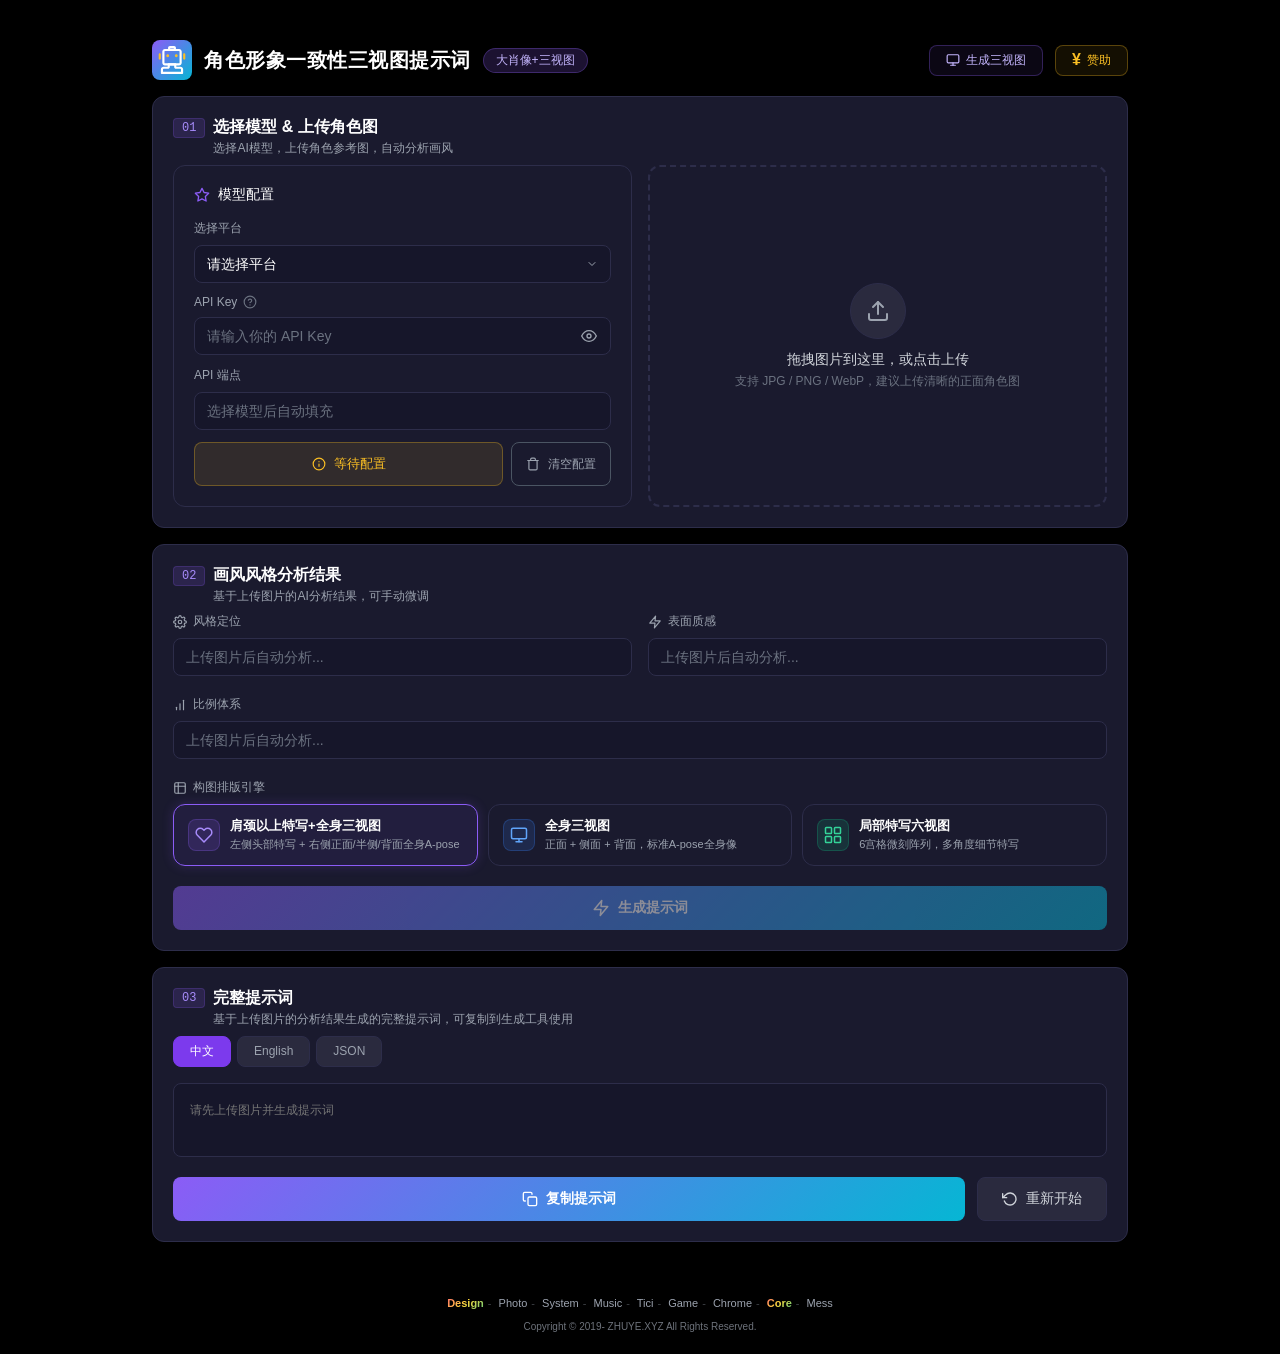
<file: index.html>
<!DOCTYPE html>
<html lang="zh-CN">
<head>
<meta charset="UTF-8">
<meta name="viewport" content="width=device-width,initial-scale=1.0">
<title>角色形象一致性三视图提示词</title>
<link rel="icon" href="favicon.ico" type="image/x-icon">
<link rel="stylesheet" href="style.css">
</head>
<body>

<div class="container">

<!-- ======== Header ======== -->
<header class="header fade-in">
  <div class="h-icon">
    <svg viewBox="0 0 1024 1024" width="28" height="28" xmlns="http://www.w3.org/2000/svg">
      <path d="M616.96 183.808h-209.92c-21.504 0-39.424-17.408-39.424-39.424V68.096C367.616 30.72 397.824 0 434.688 0h154.624c36.864 0 67.072 30.72 67.072 68.096v76.288c0 22.016-17.408 39.424-39.424 39.424zM446.464 104.96h131.072v-26.112H446.464v26.112z" fill="#fff"/>
      <path d="M879.616 1024H144.384c-21.504 0-39.424-17.408-39.424-39.424v-133.12c0-53.248 44.544-96.256 99.328-96.256H353.28v-85.504c0-21.504 17.408-39.424 39.424-39.424h238.592c21.504 0 39.424 17.408 39.424 39.424v85.504h148.48c54.784 0 99.328 43.008 99.328 96.256v133.12c0.512 22.016-17.408 39.424-38.912 39.424zM183.808 945.152h656.384v-93.696c0-9.728-9.216-17.408-20.992-17.408h-158.208c-38.4 0-69.632-30.208-69.632-68.096v-57.344H432.128v57.344c0 37.376-31.232 68.096-69.632 68.096H204.8c-11.264 0-20.992 7.68-20.992 17.408v93.696z" fill="#fff"/>
      <path d="M770.56 709.12H253.952c-53.248 0-96.256-45.056-96.256-99.84V205.312c0-55.296 43.008-99.84 96.256-99.84h516.608c53.248 0 96.256 45.056 96.256 99.84V609.28c-0.512 54.784-43.52 99.84-96.256 99.84zM253.952 183.808c-9.216 0-17.408 9.728-17.408 21.504V609.28c0 11.776 8.192 21.504 17.408 21.504h516.608c9.216 0 17.408-9.728 17.408-21.504V205.312c0-11.776-8.192-21.504-17.408-21.504H253.952z" fill="#fff"/>
      <path d="M65.536 498.688c-21.504 0-39.424-17.408-39.424-39.424V302.08c0-21.504 17.408-39.424 39.424-39.424s39.424 17.408 39.424 39.424v157.696c0 21.504-17.408 38.912-39.424 38.912zM958.464 498.688c-21.504 0-39.424-17.408-39.424-39.424V302.08c0-21.504 17.408-39.424 39.424-39.424s39.424 17.408 39.424 39.424v157.696c0 21.504-17.92 38.912-39.424 38.912z" fill="#fbbf24"/>
      <path d="M407.04 354.304c0 29.184-23.552 52.736-52.736 52.736-29.184 0-52.736-23.552-52.736-52.736C302.08 325.632 325.632 302.08 354.304 302.08c29.184 0 52.736 23.552 52.736 52.224M721.92 354.304c0 29.184-23.552 52.736-52.736 52.736-29.184 0-52.736-23.552-52.736-52.736 0-29.184 23.552-52.736 52.736-52.736 29.184 0.512 52.736 24.064 52.736 52.736" fill="#fbbf24"/>
    </svg>
  </div>
  <h1 class="h-title">角色形象一致性三视图提示词</h1>
  <span class="h-badge">大肖像+三视图</span>
  <a href="/image/" target="_blank" title="用免费额度根据本页提示词生成三视图" class="gen-btn">
    <svg width="14" height="14" viewBox="0 0 24 24" fill="none" stroke="currentColor" stroke-width="2" stroke-linecap="round" stroke-linejoin="round"><rect x="2" y="3" width="20" height="14" rx="2" ry="2"/><line x1="8" y1="21" x2="16" y2="21"/><line x1="12" y1="17" x2="12" y2="21"/></svg>
    生成三视图
  </a>
  <button class="sponsor-btn" onclick="showSponsor()">
    <span style="font-size:16px;font-weight:700;line-height:1">¥</span>
    赞助
  </button>
</header>

<!-- ======== Step 01 ======== -->
<section class="card fade-in d1">
  <div class="card-hdr">
    <span class="card-step">01</span>
    <h2 class="card-title">选择模型 &amp; 上传角色图</h2>
    <p class="card-sub">选择AI模型，上传角色参考图，自动分析画风</p>
  </div>

  <div class="grid-2">
    <!-- Model Config -->
    <div class="card" style="margin-top:0;padding:20px">
      <div class="flex ac gap-2 mb4">
        <svg width="16" height="16" viewBox="0 0 24 24" fill="none" stroke="#8b5cf6" stroke-width="2" stroke-linecap="round" stroke-linejoin="round">
          <polygon points="12 2 15.09 8.26 22 9.27 17 14.14 18.18 21.02 12 17.77 5.82 21.02 7 14.14 2 9.27 8.91 8.26 12 2"/>
        </svg>
        <span class="txm cw" style="font-weight:500">模型配置</span>
      </div>

      <div class="mb3">
        <label class="f-label">选择平台</label>
        <select class="sel" id="pselect" onchange="onPlatformChange()">
          <option value="" disabled selected>请选择平台</option>
          <option value="阿里百炼">阿里云百炼平台</option>
          <option value="自定义">自定义平台</option>
        </select>
      </div>
      <div class="mb3" id="model-select-group" style="display:none">
        <label class="f-label" id="model-label">选择模型</label>
        <select class="sel" id="modelselect" onchange="onModelChange()">
          <option value="" disabled selected>请先选择平台</option>
        </select>
        <input type="text" class="inp" id="custommodel" placeholder="输入模型ID，如 GLM-4.7" style="display:none;margin-top:8px" oninput="onCustomModelInput()">
        <div id="modelinfo" style="margin-top:6px;font-size:11px;line-height:1.6;display:none">
          <span style="color:#34d399">🎁 免费额度：<span id="mfree" style="color:#d1d5db">-</span></span>
          <br><span style="color:#fbbf24">💰 价格：<span id="mprice" style="color:#d1d5db">-</span></span>
        </div>
      </div>

      <div class="mb3">
        <label class="f-label">API Key
          <button onclick="showApiHelp()" type="button" style="background:none;border:none;color:#6b7280;cursor:pointer;padding:0;display:inline-flex;vertical-align:middle" title="各平台获取 API Key 方式">
            <svg width="14" height="14" viewBox="0 0 24 24" fill="none" stroke="currentColor" stroke-width="2" stroke-linecap="round" stroke-linejoin="round"><circle cx="12" cy="12" r="10"/><path d="M9.09 9a3 3 0 0 1 5.83 1c0 2-3 3-3 3"/><line x1="12" y1="17" x2="12.01" y2="17"/></svg>
          </button>
        </label>
        <div class="inp-wrap">
          <input type="password" class="inp" id="apikey" placeholder="请输入你的 API Key" oninput="onKeyChange()">
          <button class="tgl" onclick="toggleKey()" type="button">
            <svg width="16" height="16" viewBox="0 0 24 24" fill="none" stroke="currentColor" stroke-width="2" stroke-linecap="round" stroke-linejoin="round" id="keyeye">
              <path d="M1 12s4-8 11-8 11 8 11 8-4 8-11 8-11-8-11-8z"/><circle cx="12" cy="12" r="3"/>
            </svg>
          </button>
        </div>
      </div>

      <div class="mb3">
        <label class="f-label">API 端点</label>
        <input type="text" class="inp" id="apiendpoint" placeholder="选择模型后自动填充" readonly>
      </div>

      <!-- 合并状态按钮 -->
      <div style="display:flex;gap:8px;align-items:stretch">
        <div class="s-btn wait" id="connbtn" onclick="onConnBtnClick()" style="flex:1">
          <svg width="14" height="14" viewBox="0 0 24 24" fill="none" stroke="currentColor" stroke-width="2" stroke-linecap="round" stroke-linejoin="round"><circle cx="12" cy="12" r="10"/><line x1="12" y1="16" x2="12" y2="12"/><line x1="12" y1="8" x2="12.01" y2="8"/></svg> 等待配置
        </div>
        <div class="s-btn clear" id="clearbtn" onclick="clearApiConfig()" title="清空 API Key 与端点配置">
          <svg width="14" height="14" viewBox="0 0 24 24" fill="none" stroke="currentColor" stroke-width="2" stroke-linecap="round" stroke-linejoin="round"><polyline points="3 6 5 6 21 6"/><path d="M19 6v14a2 2 0 0 1-2 2H7a2 2 0 0 1-2-2V6m3 0V4a2 2 0 0 1 2-2h4a2 2 0 0 1 2 2v2"/></svg> 清空配置
        </div>
      </div>
    </div>

    <!-- Upload -->
    <div class="upload-wrap" style="display:flex;flex-direction:column;gap:12px">
      <div class="upload" id="upload">
        <input type="file" id="finp" accept=".jpg,.jpeg,.png,.webp" style="display:none">
        <div id="uempty" style="width:100%;display:flex;flex-direction:column;align-items:center">
          <div class="u-icon" style="margin:0 auto 12px">
            <svg viewBox="0 0 24 24" fill="none" stroke="currentColor" stroke-width="2" stroke-linecap="round" stroke-linejoin="round">
              <path d="M21 15v4a2 2 0 0 1-2 2H5a2 2 0 0 1-2-2v-4"/><polyline points="17 8 12 3 7 8"/><line x1="12" y1="3" x2="12" y2="15"/>
            </svg>
          </div>
          <p class="u-text">拖拽图片到这里，或点击上传</p>
          <p class="u-hint">支持 JPG / PNG / WebP，建议上传清晰的正面角色图</p>
        </div>
        <div class="u-prev" id="uprev" onclick="reUpload()">
          <img id="previmg" alt="预览">
          <span class="nm" id="fname"></span>
          <span class="sz" id="fsize"></span>
        </div>
      </div>
      <span id="analysismsg" style="font-size:12px;color:#f87171;display:none"></span>
    </div>
  </div>
</section>

<!-- ======== Step 02 ======== -->
<section class="card fade-in d2">
  <div class="card-hdr">
    <span class="card-step">02</span>
    <h2 class="card-title">画风风格分析结果</h2>
    <p class="card-sub">基于上传图片的AI分析结果，可手动微调</p>
  </div>

  <div class="sy5">
    <div class="grid-2s">
      <div>
        <label class="f-label">
          <svg viewBox="0 0 24 24" fill="none" stroke="currentColor" stroke-width="2" stroke-linecap="round" stroke-linejoin="round">
            <circle cx="12" cy="12" r="3"/><path d="M19.4 15a1.65 1.65 0 0 0 .33 1.82l.06.06a2 2 0 0 1-2.83 2.83l-.06-.06a1.65 1.65 0 0 0-1.82-.33 1.65 1.65 0 0 0-1 1.51V21a2 2 0 0 1-4 0v-.09A1.65 1.65 0 0 0 9 19.4a1.65 1.65 0 0 0-1.82.33l-.06.06a2 2 0 0 1-2.83-2.83l.06-.06A1.65 1.65 0 0 0 4.68 15a1.65 1.65 0 0 0-1.51-1H3a2 2 0 0 1 0-4h.09A1.65 1.65 0 0 0 4.6 9a1.65 1.65 0 0 0-.33-1.82l-.06-.06a2 2 0 0 1 2.83-2.83l.06.06A1.65 1.65 0 0 0 9 4.68a1.65 1.65 0 0 0 1-1.51V3a2 2 0 0 1 4 0v.09a1.65 1.65 0 0 0 1 1.51 1.65 1.65 0 0 0 1.82-.33l.06-.06a2 2 0 0 1 2.83 2.83l-.06.06A1.65 1.65 0 0 0 19.4 9a1.65 1.65 0 0 0 1.51 1H21a2 2 0 0 1 0 4h-.09a1.65 1.65 0 0 0-1.51 1z"/>
          </svg>
          风格定位
        </label>
        <input type="text" class="inp" id="style" placeholder="上传图片后自动分析..." readonly>
      </div>
      <div>
        <label class="f-label">
          <svg viewBox="0 0 24 24" fill="none" stroke="currentColor" stroke-width="2" stroke-linecap="round" stroke-linejoin="round">
            <path d="M13 2L3 14h9l-1 8 10-12h-9l1-8z"/>
          </svg>
          表面质感
        </label>
        <input type="text" class="inp" id="texture" placeholder="上传图片后自动分析..." readonly>
      </div>
    </div>

    <div>
      <label class="f-label">
        <svg viewBox="0 0 24 24" fill="none" stroke="currentColor" stroke-width="2" stroke-linecap="round" stroke-linejoin="round">
          <line x1="12" y1="20" x2="12" y2="10"/><line x1="18" y1="20" x2="18" y2="4"/><line x1="6" y1="20" x2="6" y2="16"/>
        </svg>
        比例体系
      </label>
      <input type="text" class="inp" id="proportion" placeholder="上传图片后自动分析..." readonly>
    </div>

    <div>
      <div class="f-label mb3" style="margin-bottom:8px">
        <svg width="14" height="14" viewBox="0 0 24 24" fill="none" stroke="currentColor" stroke-width="2" stroke-linecap="round" stroke-linejoin="round">
          <rect x="3" y="3" width="18" height="18" rx="2" ry="2"/><line x1="3" y1="9" x2="21" y2="9"/><line x1="9" y1="3" x2="9" y2="21"/>
        </svg>
        <span>构图排版引擎</span>
      </div>

      <div class="og-ref">
        <div class="oc-ref sel" data-l="closeup" onclick="selLayout('closeup')">
          <div class="oc-ref-icon pu">
            <svg width="18" height="18" viewBox="0 0 24 24" fill="none" stroke="currentColor" stroke-width="2" stroke-linecap="round" stroke-linejoin="round"><path d="M20.84 4.61a5.5 5.5 0 0 0-7.78 0L12 5.67l-1.06-1.06a5.5 5.5 0 0 0-7.78 7.78l1.06 1.06L12 21.23l7.78-7.78 1.06-1.06a5.5 5.5 0 0 0 0-7.78z"/></svg>
          </div>
          <div class="oc-ref-body">
            <span class="oc-ref-title">肩颈以上特写+全身三视图</span>
            <span class="oc-ref-desc">左侧头部特写 + 右侧正面/半侧/背面全身A-pose</span>
          </div>
        </div>
        <div class="oc-ref" data-l="apose" onclick="selLayout('apose')">
          <div class="oc-ref-icon bl">
            <svg width="18" height="18" viewBox="0 0 24 24" fill="none" stroke="currentColor" stroke-width="2" stroke-linecap="round" stroke-linejoin="round"><rect x="2" y="3" width="20" height="14" rx="2" ry="2"/><line x1="8" y1="21" x2="16" y2="21"/><line x1="12" y1="17" x2="12" y2="21"/></svg>
          </div>
          <div class="oc-ref-body">
            <span class="oc-ref-title">全身三视图</span>
            <span class="oc-ref-desc">正面 + 侧面 + 背面，标准A-pose全身像</span>
          </div>
        </div>
        <div class="oc-ref" data-l="patch" onclick="selLayout('patch')">
          <div class="oc-ref-icon gr">
            <svg width="18" height="18" viewBox="0 0 24 24" fill="none" stroke="currentColor" stroke-width="2" stroke-linecap="round" stroke-linejoin="round"><rect x="2" y="2" width="8" height="8" rx="1"/><rect x="14" y="2" width="8" height="8" rx="1"/><rect x="2" y="14" width="8" height="8" rx="1"/><rect x="14" y="14" width="8" height="8" rx="1"/></svg>
          </div>
          <div class="oc-ref-body">
            <span class="oc-ref-title">局部特写六视图</span>
            <span class="oc-ref-desc">6宫格微刻阵列，多角度细节特写</span>
          </div>
        </div>
      </div>
    </div>

    <button class="b-grad" id="genbtn" onclick="genPrompt()" disabled>
      <svg width="18" height="18" viewBox="0 0 24 24" fill="none" stroke="currentColor" stroke-width="2" stroke-linecap="round" stroke-linejoin="round">
        <polygon points="13 2 3 14 12 14 11 22 21 10 12 10 13 2"/>
      </svg>
      生成提示词
    </button>
  </div>
</section>

<!-- ======== Step 03 ======== -->
<section class="card fade-in d3">
  <div class="card-hdr">
    <span class="card-step">03</span>
    <h2 class="card-title">完整提示词</h2>
    <p class="card-sub">基于上传图片的分析结果生成的完整提示词，可复制到生成工具使用</p>
  </div>

  <div class="p-tabs" id="ltabs">
    <button class="b-tab on" data-l="zh" onclick="swLang('zh')">中文</button>
    <button class="b-tab" data-l="en" onclick="swLang('en')">English</button>
    <button class="b-tab" data-l="json" onclick="swLang('json')">JSON</button>
  </div>

  <textarea class="p-area" id="ptext" readonly placeholder="请先上传图片并生成提示词"></textarea>

  <div class="p-acts">
    <button class="b-grad" id="cpybtn" onclick="copyPrompt()">
      <svg width="16" height="16" viewBox="0 0 24 24" fill="none" stroke="currentColor" stroke-width="2" stroke-linecap="round" stroke-linejoin="round">
        <rect x="9" y="9" width="13" height="13" rx="2" ry="2"/><path d="M5 15H4a2 2 0 0 1-2-2V4a2 2 0 0 1 2-2h9a2 2 0 0 1 2 2v1"/>
      </svg>
      <span id="cpytext">复制提示词</span>
    </button>
    <button class="b-sec" onclick="resetAll()">
      <svg width="16" height="16" viewBox="0 0 24 24" fill="none" stroke="currentColor" stroke-width="2" stroke-linecap="round" stroke-linejoin="round">
        <polyline points="1 4 1 10 7 10"/><path d="M3.51 15a9 9 0 1 0 2.13-9.36L1 10"/>
      </svg>
      重新开始
    </button>
  </div>
</section>

<!-- ======== API 帮助弹窗 ======== -->
<div id="api-help-overlay" onclick="closeApiHelp(event)" style="display:none;position:fixed;top:0;left:0;width:100%;height:100%;background:rgba(0,0,0,.7);z-index:1000;justify-content:center;align-items:center" class="flex ac jc">
  <div onclick="event.stopPropagation()" style="background:#1a1a2e;border:1px solid #2d2d4a;border-radius:12px;padding:24px;max-width:600px;width:92%;max-height:85vh;overflow-y:auto">
    <div class="flex ac" style="justify-content:space-between;margin-bottom:16px">
      <span style="font-size:16px;font-weight:600">各平台获取 API Key 与端点</span>
      <button onclick="closeApiHelp()" style="background:none;border:none;color:#9ca3af;cursor:pointer;padding:4px">
        <svg width="18" height="18" viewBox="0 0 24 24" fill="none" stroke="currentColor" stroke-width="2" stroke-linecap="round" stroke-linejoin="round"><line x1="18" y1="6" x2="6" y2="18"/><line x1="6" y1="6" x2="18" y2="18"/></svg>
      </button>
    </div>
    <div style="font-size:13px;line-height:1.7">

      <!-- 阿里百炼 -->
      <div class="api-acc">
        <div class="api-acc-h on" onclick="toggleApiAcc(this)">
          <span style="color:#c4b5fd;font-weight:600;font-size:14px">阿里云百炼平台</span>
          <svg class="arr" width="14" height="14" viewBox="0 0 24 24" fill="none" stroke="currentColor" stroke-width="2" stroke-linecap="round" stroke-linejoin="round"><polyline points="6 9 12 15 18 9"/></svg>
        </div>
        <div class="api-acc-bd on">
          <div>① 点击注册 <a href="https://www.aliyun.com/minisite/goods?userCode=j6muymoj" target="_blank" rel="noopener noreferrer">阿里云百炼平台</a> 账号，新用户领取专属优惠；</div>
          <div>② 完成实名认证后，打开 <a href="https://bailian.console.aliyun.com/" target="_blank" rel="noopener noreferrer">阿里云百炼控制台</a>，右上角选择「华北2（北京）」地域，阅读并同意服务协议，系统自动开通百炼服务并发放各模型新人免费额度（每个模型100万Token，90天有效）；</div>
          <div>③ 左侧导航「API Key 管理」→ 点击「创建 API Key」→ 设置权限后确认，弹窗中复制 API Key 并妥善保存（关闭后无法再次查看）；</div>
          <div>④ 将 API Key 填入上方密钥框，选择模型后即可使用。</div>
          <div class="ep-box">
            <span class="lbl">HTTP 请求地址</span>：<span class="val">https://dashscope.aliyuncs.com/compatible-mode/v1</span>
          </div>
          <div style="margin-top:8px;font-size:11px;line-height:1.8">
            <div style="color:#fbbf24;font-weight:600;margin-bottom:4px">📋 支持模型及价格</div>
            <div style="padding:5px 8px;margin-bottom:4px;background:rgba(139,92,246,.06);border-radius:4px;border:1px solid rgba(139,92,246,.12)">
              <div style="color:#d1d5db;font-weight:500">Qwen3.8-Max（全能旗舰，1M上下文，2026.07）</div>
              <div style="color:#34d399;font-size:10px">🎁 免费额度：100万Token（90天有效）</div>
              <div style="color:#fbbf24;font-size:10px">💰 价格：输入 12元/百万Token，输出 36元/百万Token</div>
            </div>
            <div style="padding:5px 8px;margin-bottom:4px;background:rgba(139,92,246,.06);border-radius:4px;border:1px solid rgba(139,92,246,.12)">
              <div style="color:#d1d5db;font-weight:500">Qwen3.7-Plus（多模态智能体，1M上下文，2026.05）</div>
              <div style="color:#34d399;font-size:10px">🎁 免费额度：100万Token（90天有效）</div>
              <div style="color:#fbbf24;font-size:10px">💰 价格：输入 2元/百万Token，输出 8元/百万Token</div>
            </div>
            <div style="padding:5px 8px;margin-bottom:4px;background:rgba(139,92,246,.06);border-radius:4px;border:1px solid rgba(139,92,246,.12)">
              <div style="color:#d1d5db;font-weight:500">Qwen3.7-Flash（轻量高性价比，1M上下文，2026.07）</div>
              <div style="color:#34d399;font-size:10px">🎁 免费额度：100万Token（90天有效）</div>
              <div style="color:#fbbf24;font-size:10px">💰 价格：输入 0.2元/百万Token，输出 0.8元/百万Token</div>
            </div>
            <div style="padding:5px 8px;margin-bottom:4px;background:rgba(139,92,246,.06);border-radius:4px;border:1px solid rgba(139,92,246,.12)">
              <div style="color:#d1d5db;font-weight:500">Qwen3.6-Plus（旗舰视觉，1M上下文，2026.04）</div>
              <div style="color:#34d399;font-size:10px">🎁 免费额度：100万Token（90天有效）</div>
              <div style="color:#fbbf24;font-size:10px">💰 价格：输入 2元/百万Token，输出 12元/百万Token</div>
            </div>
            <div style="padding:5px 8px;margin-bottom:4px;background:rgba(139,92,246,.06);border-radius:4px;border:1px solid rgba(139,92,246,.12)">
              <div style="color:#d1d5db;font-weight:500">Qwen3.6-Flash（轻量视觉，1M上下文，2026.04）</div>
              <div style="color:#34d399;font-size:10px">🎁 免费额度：100万Token（90天有效）</div>
              <div style="color:#fbbf24;font-size:10px">💰 价格：输入 1.2元/百万Token，输出 7.2元/百万Token</div>
            </div>
            <div style="padding:5px 8px;margin-bottom:4px;background:rgba(139,92,246,.06);border-radius:4px;border:1px solid rgba(139,92,246,.12)">
              <div style="color:#d1d5db;font-weight:500">Qwen3.5-Plus（平衡视觉，1M上下文，2026.02）</div>
              <div style="color:#34d399;font-size:10px">🎁 免费额度：100万Token（90天有效）</div>
              <div style="color:#fbbf24;font-size:10px">💰 价格：输入 0.8元/百万Token，输出 4.8元/百万Token</div>
            </div>
            <div style="padding:5px 8px;margin-bottom:4px;background:rgba(139,92,246,.06);border-radius:4px;border:1px solid rgba(139,92,246,.12)">
              <div style="color:#d1d5db;font-weight:500">Qwen3.5-Flash（轻量视觉，1M上下文，2026.02）</div>
              <div style="color:#34d399;font-size:10px">🎁 免费额度：100万Token（90天有效）</div>
              <div style="color:#fbbf24;font-size:10px">💰 价格：输入 0.2元/百万Token，输出 2元/百万Token</div>
            </div>
            <div style="padding:5px 8px;margin-bottom:4px;background:rgba(139,92,246,.06);border-radius:4px;border:1px solid rgba(139,92,246,.12)">
              <div style="color:#d1d5db;font-weight:500">Qwen3-VL-Plus（视觉Coding增强，2025.12）</div>
              <div style="color:#34d399;font-size:10px">🎁 免费额度：100万Token（90天有效）</div>
              <div style="color:#fbbf24;font-size:10px">💰 价格：输入 1元/百万Token，输出 10元/百万Token</div>
            </div>
            <div style="padding:5px 8px;margin-bottom:4px;background:rgba(139,92,246,.06);border-radius:4px;border:1px solid rgba(139,92,246,.12)">
              <div style="color:#d1d5db;font-weight:500">Qwen3-VL-Flash（快速视觉，2026.01）</div>
              <div style="color:#34d399;font-size:10px">🎁 免费额度：100万Token（90天有效）</div>
              <div style="color:#fbbf24;font-size:10px">💰 价格：输入 0.15元/百万Token，输出 1.5元/百万Token</div>
            </div>
            <div style="padding:5px 8px;margin-bottom:4px;background:rgba(139,92,246,.06);border-radius:4px;border:1px solid rgba(139,92,246,.12)">
              <div style="color:#d1d5db;font-weight:500">Qwen-VL-Max（旧版旗舰视觉）</div>
              <div style="color:#34d399;font-size:10px">🎁 免费额度：100万Token（90天有效）</div>
              <div style="color:#fbbf24;font-size:10px">💰 价格：输入 1.6元/百万Token，输出 4元/百万Token</div>
            </div>
            <div style="padding:5px 8px;margin-bottom:4px;background:rgba(139,92,246,.06);border-radius:4px;border:1px solid rgba(139,92,246,.12)">
              <div style="color:#d1d5db;font-weight:500">Qwen-VL-Plus（旧版增强视觉）</div>
              <div style="color:#34d399;font-size:10px">🎁 免费额度：100万Token（90天有效）</div>
              <div style="color:#fbbf24;font-size:10px">💰 价格：输入 0.8元/百万Token，输出 2元/百万Token</div>
            </div>
            <div style="padding:5px 8px;margin-bottom:4px;background:rgba(139,92,246,.06);border-radius:4px;border:1px solid rgba(139,92,246,.12)">
              <div style="color:#d1d5db;font-weight:500">Kimi-K2.7-Code（Kimi旗舰编程模型）</div>
              <div style="color:#34d399;font-size:10px">🎁 免费额度：100万Token（90天有效）</div>
              <div style="color:#fbbf24;font-size:10px">💰 价格：输入 6.5元/百万Token，输出 27元/百万Token</div>
            </div>
            <div style="padding:5px 8px;margin-bottom:4px;background:rgba(139,92,246,.06);border-radius:4px;border:1px solid rgba(139,92,246,.12)">
              <div style="color:#d1d5db;font-weight:500">Kimi-K2.6（Kimi多模态旗舰）</div>
              <div style="color:#34d399;font-size:10px">🎁 免费额度：100万Token（90天有效）</div>
              <div style="color:#fbbf24;font-size:10px">💰 价格：输入 6.5元/百万Token，输出 27元/百万Token</div>
            </div>
            <div style="padding:5px 8px;margin-bottom:4px;background:rgba(139,92,246,.06);border-radius:4px;border:1px solid rgba(139,92,246,.12)">
              <div style="color:#d1d5db;font-weight:500">Kimi-K3（Kimi最新旗舰，长程推理）</div>
              <div style="color:#9ca3af;font-size:10px">🎁 免费额度：无</div>
              <div style="color:#fbbf24;font-size:10px">💰 价格：输入 20元/百万Token，输出 100元/百万Token</div>
            </div>
            <div style="padding:5px 8px;margin-bottom:4px;background:rgba(139,92,246,.06);border-radius:4px;border:1px solid rgba(139,92,246,.12)">
              <div style="color:#d1d5db;font-weight:500">MiniMax-M2.5（思考模式多模态）</div>
              <div style="color:#34d399;font-size:10px">🎁 免费额度：100万Token（90天有效）</div>
              <div style="color:#fbbf24;font-size:10px">💰 价格：输入 2.1元/百万Token，输出 8.4元/百万Token</div>
            </div>
            <div style="padding:5px 8px;margin-bottom:4px;background:rgba(139,92,246,.06);border-radius:4px;border:1px solid rgba(139,92,246,.12)">
              <div style="color:#d1d5db;font-weight:500">MiniMax-M3（最新旗舰多模态）</div>
              <div style="color:#9ca3af;font-size:10px">🎁 免费额度：无</div>
              <div style="color:#fbbf24;font-size:10px">💰 价格：输入 4.2元/百万Token，输出 16.8元/百万Token</div>
            </div>
          </div>
        </div>
      </div>
      <!-- 自定义 -->
      <div class="api-acc">
        <div class="api-acc-h" onclick="toggleApiAcc(this)">
          <span style="color:#9ca3af;font-weight:600;font-size:14px">自定义平台</span>
          <svg class="arr" width="14" height="14" viewBox="0 0 24 24" fill="none" stroke="currentColor" stroke-width="2" stroke-linecap="round" stroke-linejoin="round"><polyline points="6 9 12 15 18 9"/></svg>
        </div>
        <div class="api-acc-bd">
          <div>① 自定义平台采用「OpenAI 兼容」接口，适用于任何兼容 OpenAI API 格式的模型服务；</div>
          <div>② 在上方「API Key」输入框中填入你的密钥；</div>
          <div>③ 在「API 端点」输入框中填入完整的 HTTP 请求地址（含路径，不含 /chat/completions 后缀）；</div>
          <div>④ 在「输入模型ID」框中填入模型名称（如 gpt-4o、glm-4.7 等）。</div>
          <div class="ep-box">
            <span class="lbl">HTTP 请求地址示例</span>：
          </div>
          <div style="margin-top:4px;font-size:11px;line-height:1.8;color:#9ca3af">
            <div>• OpenAI：<span style="color:#d1d5db">https://api.openai.com/v1</span></div>
            <div>• 本地部署（如 vLLM）：<span style="color:#d1d5db">http://localhost:8000/v1</span></div>
            <div>• 其他兼容平台：请参照各平台文档填写</div>
          </div>
        </div>
      </div>
      <div style="margin-top:16px;padding:14px;background:rgba(251,191,36,.08);border:1px solid rgba(251,191,36,.25);border-radius:8px;font-size:12px;line-height:1.8;color:#d1d5db">
        <div style="margin-bottom:10px;padding-bottom:10px;border-bottom:1px solid rgba(251,191,36,.15)">
          <div style="color:#fbbf24;font-weight:600;margin-bottom:6px;display:flex;align-items:center;gap:6px">
            <svg width="16" height="16" viewBox="0 0 24 24" fill="none" stroke="#fbbf24" stroke-width="2" stroke-linecap="round" stroke-linejoin="round"><path d="M10.29 3.86L1.82 18a2 2 0 0 0 1.71 3h16.94a2 2 0 0 0 1.71-3L13.71 3.86a2 2 0 0 0-3.42 0z"/><line x1="12" y1="9" x2="12" y2="13"/><line x1="12" y1="17" x2="12.01" y2="17"/></svg>
            <span>API Key 安全说明</span>
          </div>
          <div style="padding-left:22px">1. 你填入的 API Key 和端点仅保存在 localStorage 中，不会写入硬盘或 Cookie；</div>
          <div style="padding-left:22px">2. 配置信息仅发送至你指定的 API 端点用于身份验证，不会上传至任何第三方服务器；</div>
          <div style="padding-left:22px">3. 普通刷新（F5 / Ctrl+R）不会清空配置，可继续使用；</div>
          <div style="padding-left:22px">4. 关闭标签页后重新打开，配置依然保留，无需重复填写；</div>
          <div style="padding-left:22px">5. 点击上方「清空配置」按钮即可手动清除配置；强制刷新（Ctrl+F5 / Ctrl+Shift+R）不会清除已保存的配置，可放心使用。</div>
        </div>
        <div>
          <div style="color:#fbbf24;font-weight:600;margin-bottom:6px;display:flex;align-items:center;gap:6px">
            <svg width="16" height="16" viewBox="0 0 24 24" fill="none" stroke="#fbbf24" stroke-width="2" stroke-linecap="round" stroke-linejoin="round"><circle cx="12" cy="12" r="10"/><line x1="12" y1="16" x2="12" y2="12"/><line x1="12" y1="8" x2="12.01" y2="8"/></svg>
            <span>价格与免责声明</span>
          </div>
          <div style="padding-left:22px">1. 免费额度为各平台新用户活动，具体额度和有效期以平台官网为准；</div>
          <div style="padding-left:22px">2. 价格信息平台可能随时调整，请以平台官网实时价格为准；</div>
          <div style="padding-left:22px">3. 模型列表及价格仅供参考，实际可用模型以各平台 API 返回为准。</div>
        </div>
      </div>

    </div>
  </div>
</div>

</div>

  <!-- ======== 赞助弹窗 ======== -->
  <div id="sponsor-overlay" onclick="closeSponsor(event)" style="display:none;position:fixed;top:0;left:0;width:100%;height:100%;background:rgba(0,0,0,.75);z-index:1000;justify-content:center;align-items:center" class="flex ac jc">
    <div onclick="event.stopPropagation()" style="background:#1a1a2e;border:1px solid #2d2d4a;border-radius:14px;padding:32px;max-width:480px;width:92%;text-align:center">
      <h3 style="font-size:18px;font-weight:700;margin-bottom:12px;color:#fbbf24">赞助支持</h3>
      <p style="font-size:13px;line-height:1.8;color:#9ca3af;margin-bottom:16px">
        为了持续提供稳定的 AI 图像生成服务，保障服务器正常运行，<br>
        如果您觉得本工具对您有帮助，欢迎赞助支持 ❤️
      </p>
      <div style="display:inline-block;padding:12px;background:#16162a;border:1px solid #2d2d4a;border-radius:10px;margin-bottom:16px">
        <img src="image/sponsor-qr.png" alt="赞助二维码" style="width:180px;height:180px;display:block">
      </div>
      <p style="font-size:11px;color:#6b7280;margin-bottom:20px">扫码赞助，您的支持是本工具持续运行的最大动力</p>
      <div style="display:flex;gap:10px">
        <button onclick="closeSponsor()" class="b-grad" style="padding:10px;min-height:40px;font-size:13px;flex:1">已赞助</button>
        <button onclick="closeSponsor()" class="b-sec" style="padding:10px;min-height:40px;font-size:13px;flex:1">稍后赞助</button>
      </div>
    </div>
  </div>



<script src="script.js">
</script>

<footer class="site-footer">
  <div class="footer-links">
    <a href="https://design.zhuye.xyz/" target="_blank" rel="noopener" class="footer-design-link" title="Design Editing CG Software Download">Design</a><span class="footer-sep">-</span>
    <a href="https://photo.zhuye.xyz/" target="_blank" rel="noopener" title="二次元美图壁纸">Photo</a><span class="footer-sep">-</span>
    <a href="https://yun.zhuye.xyz/" target="_blank" rel="noopener" title="曾经的GhostXP系统和现在的win11">System</a><span class="footer-sep">-</span>
    <a href="https://music.zhuye.xyz/" target="_blank" rel="noopener" title="简洁好看的网易云在线音乐">Music</a><span class="footer-sep">-</span>
    <a href="https://tici.zhuye.xyz/" target="_blank" rel="noopener" title="直播录像用的免费web提词软件">Tici</a><span class="footer-sep">-</span>
    <a href="https://game.zhuye.xyz/" target="_blank" rel="noopener" title="简单的H5小游戏">Game</a><span class="footer-sep">-</span>
    <a href="https://zhuye.xyz/chrome/" target="_blank" rel="noopener" title="获取最新 Google Chrome 离线安装版本">Chrome</a><span class="footer-sep">-</span>
    <a href="https://zhuye.xyz/core.html" target="_blank" rel="noopener" class="footer-design-link" title="浏览器内核检测">Core</a><span class="footer-sep">-</span>
    <a href="https://zhuye.xyz/mess/" target="_blank" rel="noopener" title="更多更多更多......(*￣▽￣)">Mess</a>
  </div>
  <div class="footer-copy">Copyright &copy; 2019-<span id="timeyear"></span> <a href="https://www.zhuye.xyz/" target="_blank" rel="noopener noreferrer">ZHUYE.XYZ</a> All Rights Reserved.</div>
</footer>

<!--TIME-->
<script type="text/javascript" src="https://cdn.zhuye.xyz/js/timeyear.js"></script>
<!--百度统计-->
<script type="text/javascript" src="https://cdn.zhuye.xyz/js/bdtj-zhuye.js"></script>

</body>
</html>
</file>
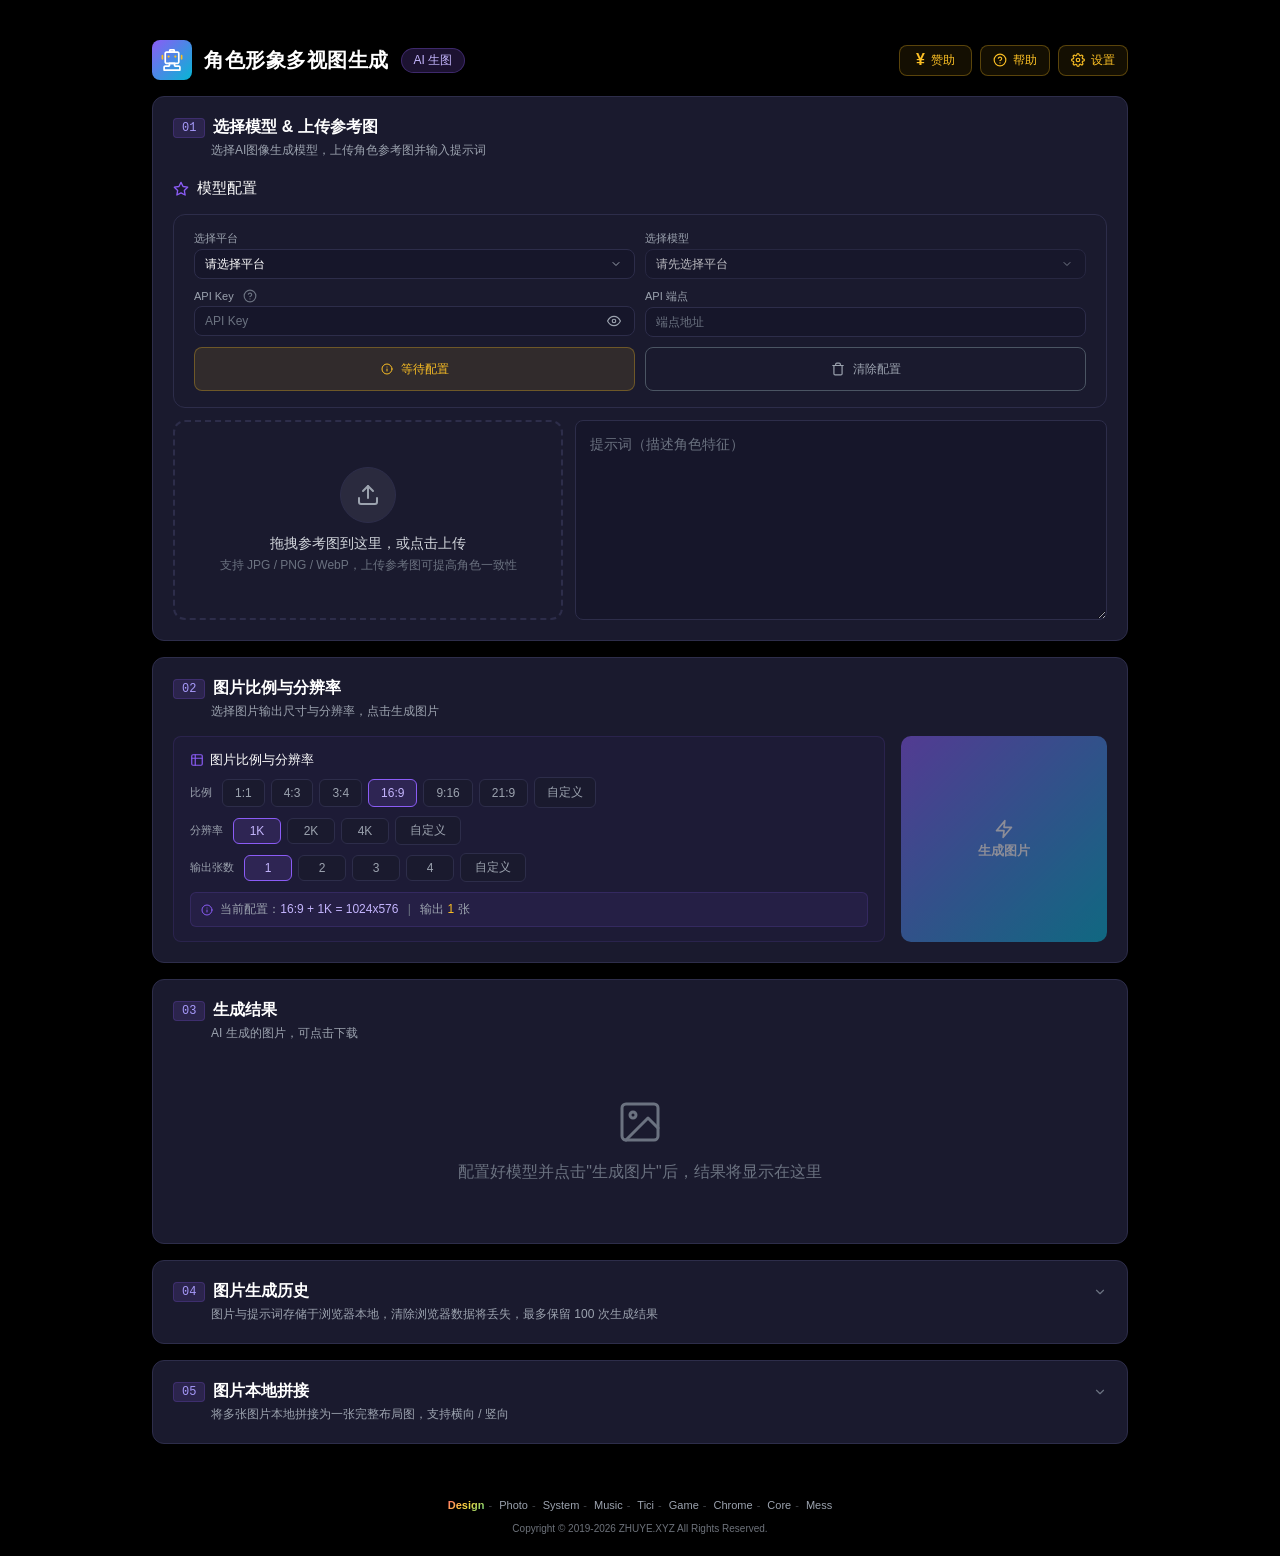
<file: image/index.html>
<!DOCTYPE html>
<html lang="zh-CN">
<head>
<meta charset="UTF-8">
<meta name="viewport" content="width=device-width, initial-scale=1.0">
<title>角色形象多视图生成</title>
<link rel="icon" href="favicon.ico" type="image/x-icon">
<link rel="stylesheet" href="style.css">
</head>
<body>

<div class="container">

  <!-- ======== Header ======== -->
  <header class="header fade-in">
    <div class="h-icon">
      <svg viewBox="0 0 1024 1024" width="28" height="28" xmlns="http://www.w3.org/2000/svg">
        <path d="M616.96 183.808h-209.92c-21.504 0-39.424-17.408-39.424-39.424V68.096C367.616 30.72 397.824 0 434.688 0h154.624c36.864 0 67.072 30.72 67.072 68.096v76.288c0 22.016-17.408 39.424-39.424 39.424zM446.464 104.96h131.072v-26.112H446.464v26.112z" fill="#fff"></path>
        <path d="M879.616 1024H144.384c-21.504 0-39.424-17.408-39.424-39.424v-133.12c0-53.248 44.544-96.256 99.328-96.256H353.28v-85.504c0-21.504 17.408-39.424 39.424-39.424h238.592c21.504 0 39.424 17.408 39.424 39.424v85.504h148.48c54.784 0 99.328 43.008 99.328 96.256v133.12c0.512 22.016-17.408 39.424-38.912 39.424zM183.808 945.152h656.384v-93.696c0-9.728-9.216-17.408-20.992-17.408h-158.208c-38.4 0-69.632-30.208-69.632-68.096v-57.344H432.128v57.344c0 37.376-31.232 68.096-69.632 68.096H204.8c-11.264 0-20.992 7.68-20.992 17.408v93.696z" fill="#fff"></path>
        <path d="M770.56 709.12H253.952c-53.248 0-96.256-45.056-96.256-99.84V205.312c0-55.296 43.008-99.84 96.256-99.84h516.608c53.248 0 96.256 45.056 96.256 99.84V609.28c-0.512 54.784-43.52 99.84-96.256 99.84zM253.952 183.808c-9.216 0-17.408 9.728-17.408 21.504V609.28c0 11.776 8.192 21.504 17.408 21.504h516.608c9.216 0 17.408-9.728 17.408-21.504V205.312c0-11.776-8.192-21.504-17.408-21.504H253.952z" fill="#fff"></path>
        <path d="M65.536 498.688c-21.504 0-39.424-17.408-39.424-39.424V302.08c0-21.504 17.408-39.424 39.424-39.424s39.424 17.408 39.424 39.424v157.696c0 21.504-17.408 38.912-39.424 38.912zM958.464 498.688c-21.504 0-39.424-17.408-39.424-39.424V302.08c0-21.504 17.408-39.424 39.424-39.424s39.424 17.408 39.424 39.424v157.696c0 21.504-17.92 38.912-39.424 38.912z" fill="#fbbf24"></path>
        <path d="M407.04 354.304c0 29.184-23.552 52.736-52.736 52.736-29.184 0-52.736-23.552-52.736-52.736C302.08 325.632 325.632 302.08 354.304 302.08c29.184 0 52.736 23.552 52.736 52.224M721.92 354.304c0 29.184-23.552 52.736-52.736 52.736-29.184 0-52.736-23.552-52.736-52.736 0-29.184 23.552-52.736 52.736-52.736 29.184 0.512 52.736 24.064 52.736 52.736" fill="#fbbf24"></path>
      </svg>
    </div>
    <h1 class="h-title">角色形象多视图生成</h1>
    <span class="h-badge">AI 生图</span>
    <div style="margin-left:auto;display:flex;gap:8px">
      <button class="sponsor-btn" onclick="showSponsor()">
        <span style="font-size:16px;font-weight:700;line-height:1">¥</span>
        赞助
      </button>
      <button class="sponsor-btn" onclick="showApiHelp()" title="各平台获取 API Key 方式" style="padding:6px 12px">
        <svg width="14" height="14" viewBox="0 0 24 24" fill="none" stroke="currentColor" stroke-width="2" stroke-linecap="round" stroke-linejoin="round"><circle cx="12" cy="12" r="10"></circle><path d="M9.09 9a3 3 0 0 1 5.83 1c0 2-3 3-3 3"></path><line x1="12" y1="17" x2="12.01" y2="17"></line></svg>
        <span style="font-size:12px">帮助</span>
      </button>
      <button class="sponsor-btn" onclick="showSettings()" title="设置" style="padding:6px 12px">
        <svg width="14" height="14" viewBox="0 0 24 24" fill="none" stroke="currentColor" stroke-width="2" stroke-linecap="round" stroke-linejoin="round"><circle cx="12" cy="12" r="3"></circle><path d="M19.4 15a1.65 1.65 0 0 0 .33 1.82l.06.06a2 2 0 0 1 0 2.83 2 2 0 0 1-2.83 0l-.06-.06a1.65 1.65 0 0 0-1.82-.33 1.65 1.65 0 0 0-1 1.51V21a2 2 0 0 1-2 2 2 2 0 0 1-2-2v-.09A1.65 1.65 0 0 0 9 19.4a1.65 1.65 0 0 0-1.82.33l-.06.06a2 2 0 0 1-2.83 0 2 2 0 0 1 0-2.83l.06-.06a1.65 1.65 0 0 0 .33-1.82 1.65 1.65 0 0 0-1.51-1H3a2 2 0 0 1-2-2 2 2 0 0 1 2-2h.09A1.65 1.65 0 0 0 4.6 9a1.65 1.65 0 0 0-.33-1.82l-.06-.06a2 2 0 0 1 0-2.83 2 2 0 0 1 2.83 0l.06.06a1.65 1.65 0 0 0 1.82.33H9a1.65 1.65 0 0 0 1-1.51V3a2 2 0 0 1 2-2 2 2 0 0 1 2 2v.09a1.65 1.65 0 0 0 1 1.51 1.65 1.65 0 0 0 1.82-.33l.06-.06a2 2 0 0 1 2.83 0 2 2 0 0 1 0 2.83l-.06.06a1.65 1.65 0 0 0-.33 1.82V9a1.65 1.65 0 0 0 1.51 1H21a2 2 0 0 1 2 2 2 2 0 0 1-2 2h-.09a1.65 1.65 0 0 0-1.51 1z"></path></svg>
        <span style="font-size:12px">设置</span>
      </button>
    </div>
  </header>

  <!-- ======== Step 01 ======== -->
  <section class="card fade-in d1">
    <div class="card-hdr">
      <span class="card-step">01</span>
      <h2 class="card-title">选择模型 &amp; 上传参考图</h2>
    </div>
    <p class="card-sub">选择AI图像生成模型，上传角色参考图并输入提示词</p>

    <!-- 模型配置标题（单独一行） -->
    <div class="flex ac gap-2 mb4" style="margin-top:20px">
      <svg width="16" height="16" viewBox="0 0 24 24" fill="none" stroke="#8b5cf6" stroke-width="2" stroke-linecap="round" stroke-linejoin="round">
        <polygon points="12 2 15.09 8.26 22 9.27 17 14.14 18.18 21.02 12 17.77 5.82 21.02 7 14.14 2 9.27 8.91 8.26 12 2"></polygon>
      </svg>
      <span class="txm cw" style="font-weight:500;font-size:15px">模型配置</span>
    </div>

    <div class="card" style="margin-top:12px;padding:16px 20px">
      <!-- 平台提示 -->
      <div id="platform-tip" style="display:none;font-size:11px;line-height:1.5;margin-bottom:10px;padding:8px 12px;border-radius:6px;border:1px solid rgba(251,191,36,.25);background:rgba(251,191,36,.06);color:#fde68a">
        <strong>效果提示：</strong><span id="tip-text">多视图/布局类图片对模型能力要求较高。推荐使用 <strong>CogView-4</strong>（布局理解最强）、<strong>FLUX.1-pro</strong>（画质最优）、<strong>通义万相-增强版</strong>（角色一致性佳）。其它模型生成效果因模型能力而异，建议多尝试不同模型。</span>
        <div id="modelinfo" style="display:none;margin-top:6px;padding-top:6px;border-top:1px solid rgba(255,255,255,.08);color:#9ca3af;font-size:10px">
          <span style="color:#34d399">免费额度：<span id="mfree" style="color:#d1d5db">-</span></span>
          <span style="color:#6b7280;margin:0 6px">|</span>
          <span style="color:#fbbf24">价格：<span id="mprice" style="color:#d1d5db">-</span></span>
        </div>
      </div>

      <!-- Row 1: 选择平台 + 选择模型 -->
      <div style="display:flex;gap:10px;margin-bottom:10px">
        <div style="flex:1">
          <label class="f-label" style="font-size:11px;margin-bottom:3px">选择平台</label>
          <select class="sel" id="pselect" onchange="onPlatformChange()" style="padding:7px 10px;font-size:12px">
            <option value="" disabled selected>请选择平台</option>
            <option value="阿里百炼">阿里云百炼</option>
            <option value="自定义">自定义</option>
          </select>
        </div>
        <div style="flex:1" id="model-select-group">
          <label class="f-label" style="font-size:11px;margin-bottom:3px" id="model-label">选择模型 <span id="model-cap" style="font-size:9px;color:#6b7280;margin-left:4px"></span></label>
          <select class="sel" id="modelselect" onchange="onModelChange()" disabled style="padding:7px 10px;font-size:12px">
            <option value="" disabled selected>请先选择平台</option>
          </select>
          <input type="text" class="inp" id="modelinput" placeholder="如 GLM-4.2" oninput="onModelInputChange()" style="padding:7px 10px;font-size:12px;display:none">
        </div>
      </div>

      <!-- Row 2: API Key + API 端点 -->
      <div style="display:flex;gap:10px;margin-bottom:10px">
        <div style="flex:1">
          <label class="f-label" style="font-size:11px;margin-bottom:3px">API Key
            <button onclick="showApiHelp()" type="button" style="background:none;border:none;color:#6b7280;cursor:pointer;padding:0;display:inline-flex;vertical-align:middle;margin-left:3px" title="各平台获取 API Key 方式">
              <svg width="12" height="12" viewBox="0 0 24 24" fill="none" stroke="currentColor" stroke-width="2" stroke-linecap="round" stroke-linejoin="round"><circle cx="12" cy="12" r="10"></circle><path d="M9.09 9a3 3 0 0 1 5.83 1c0 2-3 3-3 3"></path><line x1="12" y1="17" x2="12.01" y2="17"></line></svg>
            </button>
          </label>
          <div class="inp-wrap">
            <input type="password" class="inp" id="apikey" placeholder="API Key" oninput="onKeyChange()" style="padding:7px 10px;font-size:12px">
            <button class="tgl" onclick="toggleKey()" type="button">
              <svg width="14" height="14" viewBox="0 0 24 24" fill="none" stroke="currentColor" stroke-width="2" stroke-linecap="round" stroke-linejoin="round" id="keyeye">
                <path d="M1 12s4-8 11-8 11 8 11 8-4 8-11 8-11-8-11-8z"></path><circle cx="12" cy="12" r="3"></circle>
              </svg>
            </button>
          </div>
        </div>
        <div style="flex:1">
          <label class="f-label" style="font-size:11px;margin-bottom:3px">API 端点</label>
          <input type="text" class="inp" id="apiendpoint" placeholder="端点地址" readonly style="padding:7px 10px;font-size:12px">
        </div>
      </div>

      <!-- Row 3: 等待配置 + 清除配置 -->
      <div style="display:flex;gap:10px">
        <div style="flex:1">
          <div class="s-btn wait" id="connbtn" onclick="onConnBtnClick()" style="width:100%;padding:8px 10px;font-size:12px;white-space:nowrap;line-height:1.4;text-align:center">
            <svg width="12" height="12" viewBox="0 0 24 24" fill="none" stroke="currentColor" stroke-width="2" stroke-linecap="round" stroke-linejoin="round"><circle cx="12" cy="12" r="10"></circle><line x1="12" y1="16" x2="12" y2="12"></line><line x1="12" y1="8" x2="12.01" y2="8"></line></svg> 等待配置
          </div>
        </div>
        <div style="flex:1">
          <div class="s-btn clear" id="clearbtn" onclick="clearApiConfig()" title="清除配置" style="width:100%;padding:8px 10px;font-size:12px;line-height:1.4;text-align:center">
            <svg width="14" height="14" viewBox="0 0 24 24" fill="none" stroke="currentColor" stroke-width="2" stroke-linecap="round" stroke-linejoin="round"><polyline points="3 6 5 6 21 6"></polyline><path d="M19 6v14a2 2 0 0 1-2 2H7a2 2 0 0 1-2-2V6m3 0V4a2 2 0 0 1 2-2h4a2 2 0 0 1 2 2v2"></path></svg> 清除配置
          </div>
        </div>
      </div>


    </div>

      <!-- Upload + Prompt 左右横排 -->
      <div class="upload-wrap" style="display:flex;gap:12px;align-items:stretch;margin-top:12px">
        <div class="upload" id="upload" style="flex:1;min-height:200px">
          <input type="file" id="finp" accept=".jpg,.jpeg,.png,.webp" multiple style="display:none">
          <div id="uempty" style="width:100%;display:flex;flex-direction:column;align-items:center">
            <div class="u-icon" style="margin:0 auto 12px">
              <svg viewBox="0 0 24 24" fill="none" stroke="currentColor" stroke-width="2" stroke-linecap="round" stroke-linejoin="round">
                <path d="M21 15v4a2 2 0 0 1-2 2H5a2 2 0 0 1-2-2v-4"></path><polyline points="17 8 12 3 7 8"></polyline><line x1="12" y1="3" x2="12" y2="15"></line>
              </svg>
            </div>
            <p class="u-text" id="upload-text">拖拽参考图到这里，或点击上传</p>
            <p class="u-hint" id="upload-hint">支持 JPG / PNG / WebP，上传参考图可提高角色一致性</p>
          </div>
          <div class="u-prev" id="uprev" style="display:none;flex-wrap:wrap;gap:8px"></div>
        </div>
        <div style="flex:1.5;display:flex;flex-direction:column">
          <textarea class="inp" id="promptInput" placeholder="提示词（描述角色特征）" style="flex:1;min-height:200px;resize:vertical;font-family:inherit;padding:12px 14px;font-size:14px;line-height:1.6" oninput="checkGenReady()"></textarea>
        </div>
      </div>
      <span id="errormsg" style="font-size:12px;color:#f87171;display:none;margin-top:8px"></span>
  </section>

  <!-- ======== Step 02 ======== -->
  <section class="card fade-in d2">
    <div class="card-hdr">
      <span class="card-step">02</span>
      <h2 class="card-title">图片比例与分辨率</h2>
    </div>
    <p class="card-sub">选择图片输出尺寸与分辨率，点击生成图片</p>

      <!-- 尺寸选择 + 生成按钮 左右排列 -->
      <div style="display:grid;grid-template-columns:1fr auto;gap:16px;align-items:stretch">
        <div style="padding:14px 16px;background:rgba(139,92,246,.04);border:1px solid rgba(139,92,246,.12);border-radius:8px">
          <div class="flex ac" style="margin-bottom:8px">
            <svg width="14" height="14" viewBox="0 0 24 24" fill="none" stroke="#8b5cf6" stroke-width="2" stroke-linecap="round" stroke-linejoin="round" style="margin-right:6px">
              <rect x="3" y="3" width="18" height="18" rx="2" ry="2"></rect><line x1="3" y1="9" x2="21" y2="9"></line><line x1="9" y1="3" x2="9" y2="21"></line>
            </svg>
            <span class="txm cw" style="font-weight:500;font-size:13px">图片比例与分辨率</span>
          </div>
          <!-- 比例行 -->
          <div style="display:flex;flex-wrap:wrap;align-items:center;gap:6px;margin-bottom:8px">
            <span style="font-size:11px;color:#9ca3af;margin-right:4px">比例</span>
            <button class="sz-btn" data-ar="1:1" onclick="selAspect(this)">1:1</button>
            <button class="sz-btn" data-ar="4:3" onclick="selAspect(this)">4:3</button>
            <button class="sz-btn" data-ar="3:4" onclick="selAspect(this)">3:4</button>
            <button class="sz-btn on" data-ar="16:9" onclick="selAspect(this)">16:9</button>
            <button class="sz-btn" data-ar="9:16" onclick="selAspect(this)">9:16</button>
            <button class="sz-btn" data-ar="21:9" onclick="selAspect(this)">21:9</button>
            <button class="sz-btn" data-ar="custom" onclick="selAspect(this)">自定义</button>
            <span id="ar-custom" style="display:none">
              <input type="number" class="inp" id="ar-w" placeholder="宽" min="256" max="8192" style="width:60px;padding:4px 6px;font-size:11px" oninput="onCustomAr()">
              <span style="color:#9ca3af;font-size:11px;margin:0 2px">x</span>
              <input type="number" class="inp" id="ar-h" placeholder="高" min="256" max="8192" style="width:60px;padding:4px 6px;font-size:11px" oninput="onCustomAr()">
              <span style="color:#6b7280;font-size:10px">px</span>
            </span>
          </div>
          <!-- 分辨率行 -->
          <div style="display:flex;flex-wrap:wrap;align-items:center;gap:6px;margin-bottom:8px">
            <span style="font-size:11px;color:#9ca3af;margin-right:4px">分辨率</span>
            <button class="k-btn on" data-k="1" onclick="selK(this)">1K</button>
            <button class="k-btn" data-k="2" onclick="selK(this)">2K</button>
            <button class="k-btn" data-k="4" onclick="selK(this)">4K</button>
            <button class="k-btn" data-k="custom" onclick="selK(this)">自定义</button>
            <span id="k-custom" style="display:none">
              <input type="number" class="inp" id="k-input" placeholder="倍数" min="1" max="16" style="width:60px;padding:4px 6px;font-size:11px" oninput="onCustomK()">
              <span style="color:#6b7280;font-size:10px">x</span>
            </span>
          </div>
          <!-- 输出张数行 -->
          <div style="display:flex;flex-wrap:wrap;align-items:center;gap:6px">
            <span style="font-size:11px;color:#9ca3af;margin-right:4px">输出张数</span>
            <button class="n-btn on" data-n="1" onclick="selN(this)">1</button>
            <button class="n-btn" data-n="2" onclick="selN(this)">2</button>
            <button class="n-btn" data-n="3" onclick="selN(this)">3</button>
            <button class="n-btn" data-n="4" onclick="selN(this)">4</button>
            <button class="n-btn" data-n="custom" onclick="selN(this)">自定义</button>
            <span id="n-custom" style="display:none">
              <input type="number" class="inp" id="n-input" placeholder="张数" min="1" max="10" style="width:60px;padding:4px 6px;font-size:11px" oninput="onCustomN()">
              <span style="color:#6b7280;font-size:10px">张</span>
            </span>
          </div>
          <div id="sz-info" style="font-size:12px;color:#d1d5db;margin-top:10px;padding:8px 10px;border-radius:6px;background:rgba(139,92,246,.08);border:1px solid rgba(139,92,246,.15)">
            <svg width="12" height="12" viewBox="0 0 24 24" fill="none" stroke="#8b5cf6" stroke-width="2" stroke-linecap="round" stroke-linejoin="round" style="vertical-align:middle;margin-right:4px"><circle cx="12" cy="12" r="10"></circle><line x1="12" y1="16" x2="12" y2="12"></line><line x1="12" y1="8" x2="12.01" y2="8"></line></svg>
            <span style="color:#9ca3af">当前配置：</span><span id="sz-display" style="color:#c4b5fd;font-weight:500">16:9 + 1K = 1024x576</span>
            <span style="color:#6b7280;margin:0 6px">|</span>
            <span style="color:#9ca3af">输出</span> <span id="n-display" style="color:#fbbf24;font-weight:500">1</span> <span style="color:#9ca3af">张</span>
          </div>
        </div>
        <button class="b-grad" id="genbtn" onclick="genImage()" disabled style="aspect-ratio:1;height:100%;padding:8px;font-size:13px;border-radius:10px;min-height:0;flex-direction:column;gap:4px;line-height:1.2;white-space:nowrap">
            <svg width="20" height="20" viewBox="0 0 24 24" fill="none" stroke="currentColor" stroke-width="2" stroke-linecap="round" stroke-linejoin="round">
              <polygon points="13 2 3 14 12 14 11 22 21 10 12 10 13 2"></polygon>
            </svg>
            <span>生成图片</span>
          </button>
      </div>
  </section>

  <!-- ======== Step 03 ======== -->
  <section class="card fade-in d3">
    <div class="card-hdr">
      <span class="card-step">03</span>
      <h2 class="card-title">生成结果</h2>
    </div>
    <p class="card-sub">AI 生成的图片，可点击下载</p>

    <div id="result-empty" style="text-align:center;padding:40px 20px;color:#6b7280">
      <svg width="48" height="48" viewBox="0 0 24 24" fill="none" stroke="currentColor" stroke-width="1.5" stroke-linecap="round" stroke-linejoin="round" style="margin-bottom:12px">
        <rect x="3" y="3" width="18" height="18" rx="2" ry="2"></rect><circle cx="8.5" cy="8.5" r="1.5"></circle><polyline points="21 15 16 10 5 21"></polyline>
      </svg>
      <p>配置好模型并点击"生成图片"后，结果将显示在这里</p>
    </div>

    <div id="result-loading" style="display:none;text-align:center;padding:40px 20px">
      <svg class="spin" width="36" height="36" viewBox="0 0 24 24" fill="none" stroke="#8b5cf6" stroke-width="2" stroke-linecap="round" stroke-linejoin="round">
        <line x1="12" y1="2" x2="12" y2="6"></line><line x1="12" y1="18" x2="12" y2="22"></line><line x1="4.93" y1="4.93" x2="7.76" y2="7.76"></line><line x1="16.24" y1="16.24" x2="19.07" y2="19.07"></line><line x1="2" y1="12" x2="6" y2="12"></line><line x1="18" y1="12" x2="22" y2="12"></line><line x1="4.93" y1="19.07" x2="7.76" y2="16.24"></line><line x1="16.24" y1="7.76" x2="19.07" y2="4.93"></line>
      </svg>
      <p style="margin-top:12px;color:#9ca3af;font-size:14px" id="loading-text">AI 正在生成图片，请稍候...</p>
    </div>

    <div id="result-content" style="display:none">
      <div id="result-list" style="display:flex;flex-direction:column;gap:12px"></div>
      <div style="margin-top:12px;display:flex;flex-direction:row;gap:8px">
        <button class="b-grad" onclick="resetResult()" style="flex:1">
          <svg width="16" height="16" viewBox="0 0 24 24" fill="none" stroke="currentColor" stroke-width="2" stroke-linecap="round" stroke-linejoin="round"><polyline points="1 4 1 10 7 10"></polyline><path d="M3.51 15a9 9 0 1 0 2.13-9.36L1 10"></path></svg>
          重新生成
        </button>
      </div>
      <div style="margin-top:8px;font-size:11px;color:#6b7280;text-align:center">
        生成耗时：<span id="gen-time">-</span>
      </div>
    </div>
  </section>

  <!-- ======== API 帮助弹窗 ======== -->
  <div id="api-help-overlay" onclick="closeApiHelp(event)" style="display:none;position:fixed;top:0;left:0;width:100%;height:100%;background:rgba(0,0,0,.7);z-index:1000;justify-content:center;align-items:center" class="flex ac jc">
    <div onclick="event.stopPropagation()" style="background:#1a1a2e;border:1px solid #2d2d4a;border-radius:12px;padding:24px;max-width:640px;width:92%;max-height:85vh;overflow-y:auto">
      <div class="flex ac" style="justify-content:space-between;margin-bottom:16px">
        <span style="font-size:16px;font-weight:600">各平台获取 API Key 与端点</span>
        <button onclick="closeApiHelp()" style="background:none;border:none;color:#9ca3af;cursor:pointer;padding:4px">
          <svg width="18" height="18" viewBox="0 0 24 24" fill="none" stroke="currentColor" stroke-width="2" stroke-linecap="round" stroke-linejoin="round"><line x1="18" y1="6" x2="6" y2="18"></line><line x1="6" y1="6" x2="18" y2="18"></line></svg>
        </button>
      </div>
      <div style="font-size:13px;line-height:1.7" id="api-help-content"></div>
    </div>
  </div>

  <!-- ======== 赞助弹窗 ======== -->
  <div id="sponsor-overlay" onclick="closeSponsor(event)" style="display:none;position:fixed;top:0;left:0;width:100%;height:100%;background:rgba(0,0,0,.75);z-index:1000;justify-content:center;align-items:center" class="flex ac jc">
    <div onclick="event.stopPropagation()" style="background:#1a1a2e;border:1px solid #2d2d4a;border-radius:14px;padding:32px;max-width:480px;width:92%;text-align:center">
      <h3 style="font-size:18px;font-weight:700;margin-bottom:12px;color:#fbbf24">赞助支持</h3>
      <p style="font-size:13px;line-height:1.8;color:#9ca3af;margin-bottom:16px">
        为了持续提供稳定的 AI 图像生成服务，保障服务器正常运行，<br>
        如果您觉得本工具对您有帮助，欢迎赞助支持 ❤️
      </p>
      <div style="display:inline-block;padding:12px;background:#16162a;border:1px solid #2d2d4a;border-radius:10px;margin-bottom:16px">
        <img src="sponsor-qr.png" alt="赞助二维码" style="width:180px;height:180px;display:block">
      </div>
      <p style="font-size:11px;color:#6b7280;margin-bottom:20px">扫码赞助，您的支持是本工具持续运行的最大动力</p>
      <div style="display:flex;gap:10px">
        <button onclick="closeSponsor()" class="b-grad" style="padding:10px;min-height:40px;font-size:13px;flex:1">已赞助</button>
        <button onclick="closeSponsor()" class="b-sec" style="padding:10px;min-height:40px;font-size:13px;flex:1">稍后赞助</button>
      </div>
    </div>
  </div>

  <!-- ======== 设置弹窗 ======== -->
  <div id="settings-overlay" onclick="closeSettings(event)" style="display:none;position:fixed;top:0;left:0;width:100%;height:100%;background:rgba(0,0,0,.7);z-index:1000;justify-content:center;align-items:center" class="flex ac jc">
    <div onclick="event.stopPropagation()" style="background:#1a1a2e;border:1px solid #2d2d4a;border-radius:12px;padding:24px;max-width:640px;width:92%;max-height:85vh;overflow-y:auto">
      <div class="flex ac" style="justify-content:space-between;margin-bottom:16px">
        <span style="font-size:16px;font-weight:600">设置</span>
        <button onclick="closeSettings()" style="background:none;border:none;color:#9ca3af;cursor:pointer;padding:4px">
          <svg width="18" height="18" viewBox="0 0 24 24" fill="none" stroke="currentColor" stroke-width="2" stroke-linecap="round" stroke-linejoin="round"><line x1="18" y1="6" x2="6" y2="18"></line><line x1="6" y1="6" x2="18" y2="18"></line></svg>
        </button>
      </div>

      <!-- 手风琴0：导入/导出设置 -->
      <div class="set-acc">
        <div class="set-acc-h" onclick="toggleSetAcc(this)">
          <svg width="14" height="14" viewBox="0 0 24 24" fill="none" stroke="currentColor" stroke-width="2" stroke-linecap="round" stroke-linejoin="round"><path d="M21 15v4a2 2 0 0 1-2 2H5a2 2 0 0 1-2-2v-4"></path><polyline points="17 8 12 3 7 8"></polyline><line x1="12" y1="3" x2="12" y2="15"></line></svg>
          <span style="font-size:13px;font-weight:500;flex:1">导入 / 导出设置</span>
          <svg class="arr" width="12" height="12" viewBox="0 0 24 24" fill="none" stroke="currentColor" stroke-width="2" stroke-linecap="round" stroke-linejoin="round"><polyline points="6 9 12 15 18 9"></polyline></svg>
        </div>
        <div class="set-acc-bd">
          <p style="font-size:11px;color:#6b7280;margin-bottom:10px">导出 API Key、API 端点为 JSON 文件，导入时选择该文件自动恢复全部配置</p>
          <div style="display:flex;gap:8px">
            <button class="b-grad" onclick="exportSettings()" style="padding:8px 16px;min-height:36px;font-size:12px;flex:1">
              <svg width="14" height="14" viewBox="0 0 24 24" fill="none" stroke="currentColor" stroke-width="2" stroke-linecap="round" stroke-linejoin="round" style="display:inline;vertical-align:middle;margin-right:4px"><path d="M21 15v4a2 2 0 0 1-2 2H5a2 2 0 0 1-2-2v-4"></path><polyline points="7 10 12 15 17 10"></polyline><line x1="12" y1="15" x2="12" y2="3"></line></svg>
              导出设置
            </button>
            <button class="b-sec" onclick="document.getElementById('import-settings-file').click()" style="padding:8px 16px;min-height:36px;font-size:12px;flex:1">
              <svg width="14" height="14" viewBox="0 0 24 24" fill="none" stroke="currentColor" stroke-width="2" stroke-linecap="round" stroke-linejoin="round" style="display:inline;vertical-align:middle;margin-right:4px"><path d="M21 15v4a2 2 0 0 1-2 2H5a2 2 0 0 1-2-2v-4"></path><polyline points="17 8 12 3 7 8"></polyline><line x1="12" y1="3" x2="12" y2="15"></line></svg>
              导入设置
            </button>
            <input type="file" id="import-settings-file" accept=".json" style="display:none" onchange="importSettings(event)">
          </div>
        </div>
      </div>

      <!-- 手风琴1：API Key & 端点管理 -->
      <div class="set-acc">
        <div class="set-acc-h" onclick="toggleSetAcc(this)">
          <svg width="14" height="14" viewBox="0 0 24 24" fill="none" stroke="currentColor" stroke-width="2" stroke-linecap="round" stroke-linejoin="round"><rect x="2" y="3" width="20" height="14" rx="2"></rect><line x1="8" y1="21" x2="16" y2="21"></line><line x1="12" y1="17" x2="12" y2="21"></line></svg>
          <span style="font-size:13px;font-weight:500;flex:1">API Key & 端点管理</span>
          <svg class="arr" width="12" height="12" viewBox="0 0 24 24" fill="none" stroke="currentColor" stroke-width="2" stroke-linecap="round" stroke-linejoin="round"><polyline points="6 9 12 15 18 9"></polyline></svg>
        </div>
        <div class="set-acc-bd">
          <p style="font-size:11px;color:#6b7280;margin-bottom:10px">保存多个平台的 API Key 和端点，切换平台时自动填充</p>
          <div class="set-preset-row">
            <label class="f-label" style="font-size:11px">阿里云百炼 API Key</label>
            <div style="position:relative">
              <input type="password" id="preset-bailian-key" class="inp" style="width:100%;font-size:12px;padding-right:30px" placeholder="sk-..."></input>
              <button type="button" onclick="togglePresetKey('preset-bailian-key', this)" style="position:absolute;right:4px;top:50%;transform:translateY(-50%);background:none;border:none;color:#6b7280;cursor:pointer;padding:2px">
                <svg width="12" height="12" viewBox="0 0 24 24" fill="none" stroke="currentColor" stroke-width="2" stroke-linecap="round" stroke-linejoin="round"><path d="M1 12s4-8 11-8 11 8 11 8-4 8-11 8-11-8-11-8z"></path><circle cx="12" cy="12" r="3"></circle></svg>
              </button>
            </div>
          </div>
          <div class="set-preset-row">
            <label class="f-label" style="font-size:11px">阿里云百炼 API 端点</label>
            <input type="text" id="preset-bailian-ep" class="inp" style="width:100%;font-size:12px" value="https://dashscope.aliyuncs.com/compatible-mode/v1" readonly></input>
          </div>
          <div class="set-preset-row">
            <label class="f-label" style="font-size:11px">自定义平台 API Key</label>
            <div style="position:relative">
              <input type="password" id="preset-custom-key" class="inp" style="width:100%;font-size:12px;padding-right:30px" placeholder="sk-..."></input>
              <button type="button" onclick="togglePresetKey('preset-custom-key', this)" style="position:absolute;right:4px;top:50%;transform:translateY(-50%);background:none;border:none;color:#6b7280;cursor:pointer;padding:2px">
                <svg width="12" height="12" viewBox="0 0 24 24" fill="none" stroke="currentColor" stroke-width="2" stroke-linecap="round" stroke-linejoin="round"><path d="M1 12s4-8 11-8 11 8 11 8-4 8-11 8-11-8-11-8z"></path><circle cx="12" cy="12" r="3"></circle></svg>
              </button>
            </div>
          </div>
          <div class="set-preset-row">
            <label class="f-label" style="font-size:11px">自定义平台 API 端点</label>
            <input type="text" id="preset-custom-ep" class="inp" style="width:100%;font-size:12px" placeholder="如 https://api.openai.com/v1"></input>
          </div>
          <div class="set-preset-row">
            <label class="f-label" style="font-size:11px">自定义平台 模型 ID</label>
            <input type="text" id="preset-custom-model" class="inp" style="width:100%;font-size:12px" placeholder="如 gpt-image-1"></input>
          </div>
          <button class="b-grad" onclick="savePresets()" style="padding:8px 16px;min-height:36px;font-size:12px;margin-top:4px;width:100%">保存预设</button>
        </div>
      </div>

      <!-- 手风琴2：本地手动备份 -->
      <div class="set-acc">
        <div class="set-acc-h" onclick="toggleSetAcc(this)">
          <svg width="14" height="14" viewBox="0 0 24 24" fill="none" stroke="currentColor" stroke-width="2" stroke-linecap="round" stroke-linejoin="round"><path d="M21 15v4a2 2 0 0 1-2 2H5a2 2 0 0 1-2-2v-4"></path><polyline points="7 10 12 15 17 10"></polyline><line x1="12" y1="15" x2="12" y2="3"></line></svg>
          <span style="font-size:13px;font-weight:500;flex:1">本地手动备份</span>
          <svg class="arr" width="12" height="12" viewBox="0 0 24 24" fill="none" stroke="currentColor" stroke-width="2" stroke-linecap="round" stroke-linejoin="round"><polyline points="6 9 12 15 18 9"></polyline></svg>
        </div>
        <div class="set-acc-bd">
          <div style="margin-bottom:12px">
            <p style="font-size:10px;color:#6b7280;margin-bottom:4px">将所有历史记录中的生成图片和提示词导出为 Markdown 文件，图片以 Base64 内嵌，本地下载</p>
            <button class="b-grad" onclick="backupMarkdown()" style="padding:8px 16px;min-height:36px;font-size:12px;width:100%">
              <svg width="14" height="14" viewBox="0 0 24 24" fill="none" stroke="currentColor" stroke-width="2" stroke-linecap="round" stroke-linejoin="round" style="display:inline;vertical-align:middle;margin-right:4px"><path d="M21 15v4a2 2 0 0 1-2 2H5a2 2 0 0 1-2-2v-4"></path><polyline points="7 10 12 15 17 10"></polyline><line x1="12" y1="15" x2="12" y2="3"></line></svg>
              一键备份所有图片和提示词（Markdown）
            </button>
          </div>
        </div>
      </div>

      <!-- 手风琴3：清空设置 -->
      <div class="set-acc">
        <div class="set-acc-h" onclick="toggleSetAcc(this)">
          <svg width="14" height="14" viewBox="0 0 24 24" fill="none" stroke="currentColor" stroke-width="2" stroke-linecap="round" stroke-linejoin="round"><polyline points="3 6 5 6 21 6"></polyline><path d="M19 6v14a2 2 0 0 1-2 2H7a2 2 0 0 1-2-2V6m3 0V4a2 2 0 0 1 2-2h4a2 2 0 0 1 2 2v2"></path></svg>
          <span style="font-size:13px;font-weight:500;flex:1">清空设置</span>
          <svg class="arr" width="12" height="12" viewBox="0 0 24 24" fill="none" stroke="currentColor" stroke-width="2" stroke-linecap="round" stroke-linejoin="round"><polyline points="6 9 12 15 18 9"></polyline></svg>
        </div>
        <div class="set-acc-bd">
          <p style="font-size:11px;color:#f87171;margin-bottom:10px">⚠️ 以下操作不可恢复，请谨慎执行</p>
          <button class="b-sec" onclick="clearAllApiConfig()" style="padding:8px 16px;min-height:36px;font-size:12px;width:100%;margin-bottom:8px;border-color:rgba(239,68,68,.4);color:#f87171">
            一键清除 API Key & 端点
          </button>
          <button class="b-sec" onclick="clearAllHistory()" style="padding:8px 16px;min-height:36px;font-size:12px;width:100%;border-color:rgba(239,68,68,.4);color:#f87171">
            一键清除本地生成图片和提示词
          </button>
        </div>
      </div>
    </div>
  </div>

  <!-- ======== Step 04: 图片生成历史 ======== -->
  <section class="card fade-in d4 collapsed">
    <div class="card-hdr" style="cursor:pointer" onclick="toggleHistory()">
      <span class="card-step">04</span>
      <h2 class="card-title" style="flex:1">图片生成历史</h2>
      <svg class="arr" id="h-arr" width="14" height="14" viewBox="0 0 24 24" fill="none" stroke="currentColor" stroke-width="2" stroke-linecap="round" stroke-linejoin="round" style="transition:transform 0.25s;color:#6b7280">
        <polyline points="6 9 12 15 18 9"></polyline>
      </svg>
    </div>
    <p class="card-sub">图片与提示词存储于浏览器本地，清除浏览器数据将丢失，最多保留 100 次生成结果</p>
    <div id="history-content" style="display:none">
      <div id="history-empty" style="text-align:center;padding:40px 20px;color:#6b7280">
        <svg width="48" height="48" viewBox="0 0 24 24" fill="none" stroke="currentColor" stroke-width="1.5" stroke-linecap="round" stroke-linejoin="round" style="margin-bottom:12px">
          <circle cx="12" cy="12" r="10"></circle><polyline points="12 6 12 12 16 14"></polyline>
        </svg>
        <p>暂无生成历史，生成图片后将自动保存到这里</p>
      </div>
      <div id="history-list" style="display:none"></div>
      <div id="history-load-more" style="display:none;text-align:center;padding:12px">
        <span style="font-size:12px;color:#6b7280">向下滚动加载更多</span>
      </div>
    </div>
  </section>

  <!-- ======== Step 05: 图片本地拼接 ======== -->
  <section class="card fade-in d5 collapsed">
    <div class="card-hdr" style="cursor:pointer" onclick="toggleFoot()">
      <span class="card-step">05</span>
      <h2 class="card-title" style="flex:1">图片本地拼接</h2>
      <svg class="arr" id="f-arr" width="14" height="14" viewBox="0 0 24 24" fill="none" stroke="currentColor" stroke-width="2" stroke-linecap="round" stroke-linejoin="round" style="transition:transform 0.25s;color:#6b7280">
        <polyline points="6 9 12 15 18 9"></polyline>
      </svg>
    </div>
    <p class="card-sub">将多张图片本地拼接为一张完整布局图，支持横向 / 竖向</p>
    <div id="fcont">
      <div style="display:grid;grid-template-columns:1fr 1fr;gap:24px;margin-bottom:36px">
        <div style="text-align:center">
          <label class="f-label" style="margin-bottom:6px;justify-content:center">图1</label>
          <div class="upload" id="stitch-upload1" style="min-height:140px" onclick="document.getElementById('stitch-inp1').click()">
            <input type="file" id="stitch-inp1" accept=".jpg,.jpeg,.png,.webp" style="display:none" onchange="stitchLoadImg(1,this)">
            <div id="stitch-empty1"><svg width="24" height="24" viewBox="0 0 24 24" fill="none" stroke="#9ca3af" stroke-width="2" stroke-linecap="round" stroke-linejoin="round"><path d="M21 15v4a2 2 0 0 1-2 2H5a2 2 0 0 1-2-2v-4"></path><polyline points="17 8 12 3 7 8"></polyline><line x1="12" y1="3" x2="12" y2="15"></line></svg><p>点击选择图片</p></div>
            <div class="u-prev" id="stitch-prev1" style="display:none"><img id="stitch-img1" alt=""></div>
          </div>
        </div>
        <div style="text-align:center">
          <label class="f-label" style="margin-bottom:6px;justify-content:center">图2</label>
          <div class="upload" id="stitch-upload2" style="min-height:140px" onclick="document.getElementById('stitch-inp2').click()">
            <input type="file" id="stitch-inp2" accept=".jpg,.jpeg,.png,.webp" style="display:none" onchange="stitchLoadImg(2,this)">
            <div id="stitch-empty2"><svg width="24" height="24" viewBox="0 0 24 24" fill="none" stroke="#9ca3af" stroke-width="2" stroke-linecap="round" stroke-linejoin="round"><path d="M21 15v4a2 2 0 0 1-2 2H5a2 2 0 0 1-2-2v-4"></path><polyline points="17 8 12 3 7 8"></polyline><line x1="12" y1="3" x2="12" y2="15"></line></svg><p>点击选择图片</p></div>
            <div class="u-prev" id="stitch-prev2" style="display:none"><img id="stitch-img2" alt=""></div>
          </div>
        </div>
      </div>
      <div style="display:flex;align-items:center;gap:8px;margin-bottom:0">
        <button class="b-tab on" id="stitch-dir-h" onclick="stitchSetDir('h')" style="flex:1;text-align:center;white-space:nowrap"><svg width="14" height="14" viewBox="0 0 24 24" fill="none" stroke="currentColor" stroke-width="2" stroke-linecap="round" stroke-linejoin="round" style="display:inline;vertical-align:middle;margin-right:4px"><line x1="3" y1="12" x2="21" y2="12"></line><polyline points="18 15 21 12 18 9"></polyline></svg> 横向</button>
        <button class="b-tab" id="stitch-dir-v" onclick="stitchSetDir('v')" style="flex:1;text-align:center;white-space:nowrap"><svg width="14" height="14" viewBox="0 0 24 24" fill="none" stroke="currentColor" stroke-width="2" stroke-linecap="round" stroke-linejoin="round" style="display:inline;vertical-align:middle;margin-right:4px"><line x1="12" y1="3" x2="12" y2="21"></line><polyline points="9 18 12 21 15 18"></polyline></svg> 竖向</button>
        <button class="b-grad" id="stitch-btn" onclick="doStitch()" disabled style="flex:1;text-align:center;padding:6px 6px;min-height:unset;font-size:12px;white-space:nowrap"><svg width="14" height="14" viewBox="0 0 24 24" fill="none" stroke="currentColor" stroke-width="2" stroke-linecap="round" stroke-linejoin="round"><polygon points="13 2 3 14 12 14 11 22 21 10 12 10 13 2"></polygon></svg> 开始拼接</button>
      </div>
      <div id="stitch-result" style="display:none">
        <div style="border:1px solid #2d2d4a;border-radius:8px;padding:12px;background:#16162a;margin-bottom:8px;text-align:center"><img id="stitch-output" alt="拼接结果" style="max-width:100%;max-height:400px;border-radius:4px"></div>
        <div style="display:flex;gap:8px">
          <button class="b-grad" onclick="stitchDownload('jpg')" style="padding:10px 20px;min-height:40px;flex:1"><svg width="16" height="16" viewBox="0 0 24 24" fill="none" stroke="currentColor" stroke-width="2" stroke-linecap="round" stroke-linejoin="round"><path d="M21 15v4a2 2 0 0 1-2 2H5a2 2 0 0 1-2-2v-4"></path><polyline points="7 10 12 15 17 10"></polyline><line x1="12" y1="15" x2="12" y2="3"></line></svg> 下载 JPG</button>
          <button class="b-grad" onclick="stitchDownload('png')" style="padding:10px 20px;min-height:40px;flex:1"><svg width="16" height="16" viewBox="0 0 24 24" fill="none" stroke="currentColor" stroke-width="2" stroke-linecap="round" stroke-linejoin="round"><path d="M21 15v4a2 2 0 0 1-2 2H5a2 2 0 0 1-2-2v-4"></path><polyline points="7 10 12 15 17 10"></polyline><line x1="12" y1="15" x2="12" y2="3"></line></svg> 下载 PNG</button>
        </div>
      </div>
      <div id="stitch-err" style="font-size:12px;color:#f87171;display:none;margin-top:4px"></div>
    </div>
  </section>

</div>

<script src="script.js"></script>
<footer class="site-footer">
  <div class="footer-links">
    <a href="https://design.zhuye.xyz/" target="_blank" rel="noopener" class="footer-design-link">Design</a><span class="footer-sep">-</span>
    <a href="https://photo.zhuye.xyz/" target="_blank" rel="noopener">Photo</a><span class="footer-sep">-</span>
    <a href="https://yun.zhuye.xyz/" target="_blank" rel="noopener">System</a><span class="footer-sep">-</span>
    <a href="https://music.zhuye.xyz/" target="_blank" rel="noopener">Music</a><span class="footer-sep">-</span>
    <a href="https://tici.zhuye.xyz/" target="_blank" rel="noopener">Tici</a><span class="footer-sep">-</span>
    <a href="https://game.zhuye.xyz/" target="_blank" rel="noopener">Game</a><span class="footer-sep">-</span>
    <a href="https://zhuye.xyz/chrome/" target="_blank" rel="noopener">Chrome</a><span class="footer-sep">-</span>
    <a href="https://zhuye.xyz/core.html" target="_blank" rel="noopener">Core</a><span class="footer-sep">-</span>
    <a href="https://zhuye.xyz/mess/" target="_blank" rel="noopener">Mess</a>
  </div>
  <div class="footer-copy">Copyright © 2019-<span id="timeyear">2026</span> <a href="https://www.zhuye.xyz/" target="_blank" rel="noopener">ZHUYE.XYZ</a> All Rights Reserved.</div>
</footer>

</body>
</html>
</file>
<file: style.css>
*,*::before,*::after{margin:0;padding:0;box-sizing:border-box}
body{--t2:#9ca3af;--a:#8b5cf6;font-family:-apple-system,BlinkMacSystemFont,"Segoe UI","PingFang SC","Microsoft YaHei",sans-serif;background:#000;color:#fff;-webkit-font-smoothing:antialiased;min-height:100vh;display:flex;flex-direction:column}
::-webkit-scrollbar{width:6px}::-webkit-scrollbar-track{background:transparent}::-webkit-scrollbar-thumb{background:#2d2d4a;border-radius:3px}
.container{max-width:1024px;margin:0 auto;padding:24px 16px;flex:1;width:100%}@media(min-width:768px){.container{padding:40px 24px}}
@keyframes fadeInUp{from{opacity:0;transform:translateY(20px)}to{opacity:1;transform:translateY(0)}}
@keyframes spin{to{transform:rotate(360deg)}}
.fade-in{animation:fadeInUp .6s ease forwards;opacity:0}.d1{animation-delay:100ms}.d2{animation-delay:200ms}.d3{animation-delay:300ms}

.header{display:flex;align-items:center;gap:12px;flex-wrap:wrap}
.h-icon{width:40px;height:40px;border-radius:8px;background:linear-gradient(135deg,#8b5cf6,#06b6d4);display:flex;align-items:center;justify-content:center;flex-shrink:0}
.h-icon svg{width:28px;height:28px;color:#fff}
.h-title{font-size:20px;font-weight:700;letter-spacing:.5px}
.h-badge{padding:3px 12px;border-radius:999px;font-size:12px;font-weight:500;background:rgba(139,92,246,.2);color:#c4b5fd;border:1px solid rgba(139,92,246,.3);white-space:nowrap}

.card{background:#1a1a2e;border:1px solid #2d2d4a;border-radius:12px;padding:20px;margin-top:16px}
.card-hdr{display:grid;grid-template-columns:auto 1fr;gap:2px 8px;align-items:start;margin-bottom:8px}
.card-step{grid-column:1;grid-row:1;align-self:center;font-size:12px;font-family:monospace;color:#a78bfa;background:rgba(139,92,246,.15);padding:2px 8px;border-radius:4px;border:1px solid rgba(139,92,246,.2)}
.card-title{grid-column:2;grid-row:1;font-size:16px;font-weight:600}
.card-sub{grid-column:2;grid-row:2;margin:0;font-size:12px;color:#9ca3af}

.grid-2{display:grid;grid-template-columns:1fr;gap:16px}@media(min-width:1024px){.grid-2{grid-template-columns:1fr 1fr}}
.grid-2s{display:grid;grid-template-columns:1fr;gap:16px}@media(min-width:640px){.grid-2s{grid-template-columns:1fr 1fr}}

.f-label{display:flex;align-items:center;gap:6px;font-size:12px;color:#9ca3af;margin-bottom:8px}
.f-label svg{width:14px;height:14px;flex-shrink:0}
.inp{width:100%;padding:10px 12px;background:#16162a;border:1px solid #2d2d4a;border-radius:8px;color:#fff;font-size:14px;outline:none;transition:all .2s}
.inp:focus{border-color:#8b5cf6;box-shadow:0 0 0 2px rgba(139,92,246,.2)}
.inp::placeholder{color:#6b7280}
.sel{width:100%;padding:10px 36px 10px 12px;background:#16162a;border:1px solid #2d2d4a;border-radius:8px;color:#fff;font-size:14px;outline:none;appearance:none;cursor:pointer;background-image:url("data:image/svg+xml,%3Csvg xmlns='http://www.w3.org/2000/svg' width='12' height='12' viewBox='0 0 24 24' fill='none' stroke='%239ca3af' stroke-width='2' stroke-linecap='round' stroke-linejoin='round'%3E%3Cpolyline points='6 9 12 15 18 9'%3E%3C/polyline%3E%3C/svg%3E");background-repeat:no-repeat;background-position:right 12px center}
.sel:focus{border-color:#8b5cf6;box-shadow:0 0 0 2px rgba(139,92,246,.2)}
.sel option{background:#16162a;color:#fff}
.inp-wrap{position:relative}
.inp-wrap .inp{padding-right:40px}
.inp-wrap .tgl{position:absolute;right:10px;top:50%;transform:translateY(-50%);background:none;border:none;color:#9ca3af;cursor:pointer;padding:4px;display:flex}
.inp-wrap .tgl:hover{color:#fff}

.b-grad{width:100%;padding:12px 24px;border-radius:8px;border:none;background:linear-gradient(135deg,#8b5cf6,#06b6d4);color:#fff;font-size:14px;font-weight:600;cursor:pointer;display:flex;align-items:center;justify-content:center;gap:8px;transition:all .2s;min-height:44px}
.b-grad:hover{opacity:.9;box-shadow:0 4px 20px rgba(139,92,246,.4)}
.b-grad:active{transform:scale(.98)}
.b-grad:disabled{opacity:.5;cursor:not-allowed;box-shadow:none}

.b-sec{padding:12px 24px;border-radius:8px;border:1px solid #2d2d4a;background:#2a2a3e;color:#d1d5db;font-size:14px;cursor:pointer;display:flex;align-items:center;justify-content:center;gap:8px;transition:all .2s;flex:1;min-height:44px;white-space:nowrap}
.b-sec:hover{border-color:#6b7280;color:#fff}

.b-tab{padding:6px 16px;border-radius:8px;font-size:12px;cursor:pointer;transition:all .2s;border:1px solid #2d2d4a;background:#2a2a3e;color:#9ca3af}
.b-tab:hover{border-color:#6b7280}
.b-tab.on{background:#7c3aed;color:#fff;border-color:#7c3aed}


/* 合并状态按钮 */
.s-btn{width:100%;padding:10px 12px;border-radius:8px;border:1px solid #2d2d4a;font-size:13px;display:flex;align-items:center;justify-content:center;gap:8px;transition:all .3s;cursor:default;min-height:44px}
.s-btn.wait{background:rgba(251,191,36,.1);border-color:rgba(251,191,36,.3);color:#fbbf24}
.s-btn.ready{background:rgba(59,130,246,.1);border-color:rgba(59,130,246,.3);color:#60a5fa;cursor:pointer}
.s-btn.ready:hover{background:rgba(59,130,246,.2);border-color:rgba(59,130,246,.5)}
.s-btn.testing{background:rgba(251,191,36,.1);border-color:rgba(251,191,36,.3);color:#fbbf24;cursor:default}
.s-btn.ok{background:rgba(16,185,129,.1);border-color:rgba(16,185,129,.3);color:#34d399;cursor:default}
.s-btn.fail{background:rgba(239,68,68,.1);border-color:rgba(239,68,68,.3);color:#f87171;cursor:pointer}
.s-btn.fail:hover{background:rgba(239,68,68,.2);border-color:rgba(239,68,68,.5)}
.s-btn .spin{animation:spin 1s linear infinite}
.s-btn.clear{width:auto;padding:10px 14px;border-color:#4b5563;color:#9ca3af;cursor:pointer;flex-shrink:0;white-space:nowrap;font-size:12px}
.s-btn.clear:hover{background:rgba(239,68,68,.1);border-color:rgba(239,68,68,.3);color:#f87171}

.upload{border:2px dashed #2d2d4a;border-radius:12px;padding:32px 16px;text-align:center;cursor:pointer;transition:all .2s;display:flex;flex-direction:column;align-items:center;justify-content:center;flex:1;height:100%;min-height:200px}
.upload:hover{border-color:rgba(139,92,246,.5);background:rgba(139,92,246,.03)}
.upload.drag{border-color:#8b5cf6;background:rgba(139,92,246,.08)}
.upload.ok{border-color:rgba(16,185,129,.4);background:rgba(16,185,129,.03);cursor:default}
.u-icon{width:56px;height:56px;border-radius:50%;background:#2a2a3e;border:1px solid #2d2d4a;display:flex;align-items:center;justify-content:center;margin-bottom:12px}
.u-icon svg{width:24px;height:24px;color:#9ca3af}
.u-text{font-size:14px;color:#d1d5db}
.u-hint{font-size:12px;color:#6b7280;margin-top:4px}
.u-prev{display:none;flex-direction:column;align-items:center;gap:8px;width:100%}
.u-prev img{width:100px;height:100px;object-fit:cover;border-radius:8px;border:1px solid rgba(16,185,129,.3)}
/* 上传后预览占满高度 */
.upload.ok{min-height:auto;padding:16px}
.upload.ok .u-prev{flex:1;justify-content:center;position:relative}
.upload.ok .u-prev:hover::after{content:'点击重新上传';position:absolute;inset:0;display:flex;align-items:center;justify-content:center;background:rgba(0,0,0,.65);color:#fff;font-size:14px;font-weight:500;border-radius:8px;cursor:pointer}
@media(min-width:1024px){
  .upload-wrap{height:100%}
  .upload.ok .u-prev img{max-width:100%;max-height:360px;width:auto;height:auto;object-fit:contain}
  .u-prev .nm,.u-prev .sz{flex-shrink:0}
}
.u-prev .nm{font-size:14px;color:#34d399}
.u-prev .sz{font-size:12px;color:#6b7280}


.og-ref{display:grid;grid-template-columns:1fr;gap:10px}@media(min-width:640px){.og-ref{grid-template-columns:1fr 1fr 1fr}}
.oc-ref{background:#1a1a2e;border:1px solid #2d2d4a;border-radius:12px;padding:12px 14px;cursor:pointer;transition:all .2s;display:flex;flex-direction:row;gap:10px;align-items:center}
.oc-ref:hover{border-color:#4a4a6a;background:#1e1e34}
.oc-ref.sel{border-color:#8b5cf6;background:rgba(139,92,246,.08);box-shadow:0 0 12px rgba(139,92,246,.2)}
.oc-ref-icon{width:32px;height:32px;border-radius:8px;display:flex;align-items:center;justify-content:center;flex-shrink:0}
.oc-ref-icon.bl{background:rgba(59,130,246,.15);border:1px solid rgba(59,130,246,.25)}
.oc-ref-icon.bl svg{color:#60a5fa}
.oc-ref-icon.pu{background:rgba(139,92,246,.15);border:1px solid rgba(139,92,246,.25)}
.oc-ref-icon.pu svg{color:#a78bfa}
.oc-ref-icon.gr{background:rgba(16,185,129,.15);border:1px solid rgba(16,185,129,.25)}
.oc-ref-icon.gr svg{color:#34d399}
.oc-ref-body{display:flex;flex-direction:column;gap:1px;min-width:0}
.oc-ref-title{font-size:13px;font-weight:600;color:#fff}
.oc-ref-desc{font-size:11px;color:#9ca3af;line-height:1.5}


.p-tabs{display:flex;gap:6px;margin-bottom:16px}
.p-area{width:100%;padding:16px;background:#16162a;border:1px solid #2d2d4a;border-radius:8px;color:#d1d5db;font-size:12px;line-height:1.7;min-height:60px;white-space:pre-wrap;resize:none;font-family:inherit}
.p-acts{display:flex;gap:12px;margin-top:16px}


.mb3{margin-bottom:12px}.mb4{margin-bottom:16px}
.sy5>*+*{margin-top:20px}
.flex{display:flex}.ac{align-items:center}.jc{justify-content:center}.gap-2{gap:8px}
.txm{font-size:14px}
.cw{color:#fff}


/* ===== 底部导航（来自 zhuye.xyz） ===== */
.site-footer{margin-top:auto;width:100%;padding:12px 20px 16px;text-align:center;font-size:11px;line-height:1.8;color:var(--t2)}
.site-footer a{color:var(--t2);text-decoration:none;transition:color .2s}
.site-footer a:hover{color:var(--a)}
.site-footer .footer-sep{margin:0 4px;opacity:.4}
.site-footer .footer-links{margin-bottom:4px}
.site-footer .footer-links a{font-size:11px}
.site-footer .footer-copy{margin:2px 0;font-size:10px;opacity:.7}
.site-footer .footer-design-link{background:linear-gradient(135deg,#ff6b6b,#ffd93d,#6bcb77,#4d96ff,#c77dff,#ff6b6b) 0 0/300% 100% text;-webkit-text-fill-color:transparent;font-weight:600;animation:designFlow 3s linear infinite}
@keyframes designFlow{0%{background-position:0 0}100%{background-position:300% 0}}
/* ======== 帮助弹窗 ======== */
.api-acc{border-radius:8px;margin-bottom:8px;overflow:hidden;border:1px solid #2d2d4a}
.api-acc-h{padding:12px 14px;background:#16162a;cursor:pointer;display:flex;align-items:center;justify-content:space-between;transition:background .2s}
.api-acc-h:hover{background:#1e1e38}
.api-acc-h .arr{transition:transform .25s;color:#6b7280;flex-shrink:0}
.api-acc-h.on .arr{transform:rotate(180deg)}
.api-acc-bd{padding:0 14px 14px;display:none;font-size:12px;line-height:1.8;color:#9ca3af}
.api-acc-bd.on{display:block}
.api-acc-bd a{color:#60a5fa;text-decoration:none}
.api-acc-bd .ep-box{padding:6px 10px;background:rgba(251,191,36,.1);border-radius:4px;border:1px solid rgba(251,191,36,.2);margin-top:6px;font-size:11px}
.api-acc-bd .ep-box .lbl{color:#fbbf24}
.api-acc-bd .ep-box .val{color:#d1d5db}

/* ======== 生成三视图按钮 ======== */
.gen-btn{display:flex;align-items:center;gap:6px;padding:6px 16px;background:rgba(139,92,246,.08);border:1px solid rgba(139,92,246,.3);border-radius:8px;color:#c4b5fd;font-size:12px;cursor:pointer;transition:all .2s;white-space:nowrap;text-decoration:none;margin-left:auto}
.gen-btn:hover{background:rgba(139,92,246,.15);border-color:rgba(139,92,246,.5);color:#ddd6fe}

/* ======== 赞助按钮 ======== */
.sponsor-btn{display:flex;align-items:center;gap:6px;padding:6px 16px;background:rgba(251,191,36,.08);border:1px solid rgba(251,191,36,.3);border-radius:8px;color:#fbbf24;font-size:12px;cursor:pointer;transition:all .2s;white-space:nowrap}
.sponsor-btn:hover{background:rgba(251,191,36,.15);border-color:rgba(251,191,36,.5);color:#fde68a}
</file>
<file: image/style.css>
*, ::before, ::after { margin: 0; padding: 0; box-sizing: border-box; }

body {
  --t2: #9ca3af;
  --a: #8b5cf6;
  font-family: -apple-system, BlinkMacSystemFont, "Segoe UI", "PingFang SC", "Microsoft YaHei", sans-serif;
  background: #000;
  color: #fff;
  -webkit-font-smoothing: antialiased;
  min-height: 100vh;
}

::-webkit-scrollbar { width: 6px; }
::-webkit-scrollbar-track { background: transparent; }
::-webkit-scrollbar-thumb { background: #2d2d4a; border-radius: 3px; }

.container { max-width: 1024px; margin: 0 auto; padding: 24px 16px; }
@media (min-width: 768px) { .container { padding: 40px 24px; } }

@keyframes fadeInUp {
  0% { opacity: 0; transform: translateY(20px); }
  100% { opacity: 1; transform: translateY(0); }
}
@keyframes spin { 100% { transform: rotate(360deg); } }
@keyframes designFlow {
  0% { background-position: 0 0; }
  100% { background-position: 300% 0; }
}

.fade-in { animation: 0.6s ease forwards fadeInUp; opacity: 0; }
.d1 { animation-delay: 100ms; }
.d2 { animation-delay: 200ms; }
.d3 { animation-delay: 300ms; }
.d4 { animation-delay: 400ms; }
.d5 { animation-delay: 500ms; }

.header { display: flex; align-items: center; gap: 12px; flex-wrap: wrap; }
.h-icon {
  width: 40px; height: 40px; border-radius: 8px;
  background: linear-gradient(135deg, #8b5cf6, #06b6d4);
  display: flex; align-items: center; justify-content: center; flex-shrink: 0;
}
.h-icon svg { width: 22px; height: 22px; color: #fff; }
.h-title { font-size: 20px; font-weight: 700; letter-spacing: 0.5px; }
.h-badge {
  padding: 3px 12px; border-radius: 999px; font-size: 12px; font-weight: 500;
  background: rgba(139,92,246,.2); color: #c4b5fd; border: 1px solid rgba(139,92,246,.3);
  white-space: nowrap;
}

.card {
  background: #1a1a2e; border: 1px solid #2d2d4a; border-radius: 12px;
  padding: 20px; margin-top: 16px;
}
.card-hdr { display: flex; align-items: center; gap: 8px; margin-bottom: 4px; }
.card-step {
  font-size: 12px; font-family: monospace; color: #a79afa;
  background: rgba(139,92,246,.15); padding: 2px 8px; border-radius: 4px;
  border: 1px solid rgba(139,92,246,.2);
}
.card-title { font-size: 16px; font-weight: 600; }
.card-sub { font-size: 12px; color: #9ca3af; margin-left: 38px; margin-bottom: 16px; }

.f-label {
  display: flex; align-items: center; gap: 6px;
  font-size: 12px; color: #9ca3af; margin-bottom: 8px;
}
.f-label svg { width: 14px; height: 14px; flex-shrink: 0; }

.inp {
  width: 100%; padding: 10px 12px; background: #16162a;
  border: 1px solid #2d2d4a; border-radius: 8px; color: #fff;
  font-size: 14px; outline: none; transition: 0.2s;
}
.inp:focus { border-color: #8b5cf6; box-shadow: 0 0 0 2px rgba(139,92,246,.2); }
.inp::placeholder { color: #6b7280; }

.sel {
  width: 100%; padding: 10px 36px 10px 12px;
  background: url("data:image/svg+xml,%3Csvg xmlns='http://www.w3.org/2000/svg' width='12' height='12' viewBox='0 0 24 24' fill='none' stroke='%239ca3af' stroke-width='2' stroke-linecap='round' stroke-linejoin='round'%3E%3Cpolyline points='6 9 12 15 18 9'%3E%3C/polyline%3E%3C/svg%3E") right 12px center no-repeat #16162a;
  border: 1px solid #2d2d4a; border-radius: 8px; color: #fff;
  font-size: 14px; outline: none; appearance: none; cursor: pointer;
}
.sel:focus { border-color: #8b5cf6; box-shadow: 0 0 0 2px rgba(139,92,246,.2); }
.sel option { background: #16162a; color: #fff; }

.inp-wrap { position: relative; }
.inp-wrap .inp { padding-right: 40px; }
.inp-wrap .tgl {
  position: absolute; right: 10px; top: 50%; transform: translateY(-50%);
  background: none; border: none; color: #9ca3af; cursor: pointer; padding: 4px; display: flex;
}
.inp-wrap .tgl:hover { color: #fff; }

.b-grad {
  width: 100%; padding: 12px 24px; border-radius: 8px; border: none;
  background: linear-gradient(135deg, #8b5cf6, #06b6d4); color: #fff;
  font-size: 14px; font-weight: 600; cursor: pointer;
  display: flex; align-items: center; justify-content: center; gap: 8px;
  transition: 0.2s; min-height: 44px;
}
.b-grad:hover { opacity: 0.9; box-shadow: 0 4px 20px rgba(139,92,246,.4); }
.b-grad:active { transform: scale(0.98); }
.b-grad:disabled { opacity: 0.5; cursor: not-allowed; box-shadow: none; }

.b-sec {
  padding: 12px 24px; border-radius: 8px; border: 1px solid #2d2d4a;
  background: #2a2a3e; color: #d1d5db; font-size: 14px; cursor: pointer;
  display: flex; align-items: center; justify-content: center; gap: 8px;
  transition: 0.2s; flex: 1; min-height: 44px; white-space: nowrap;
}
.b-sec:hover { border-color: #6b7280; color: #fff; }

.b-tab {
  padding: 6px 16px; border-radius: 8px; font-size: 12px; cursor: pointer; height: 44px; box-sizing: border-box;
  transition: 0.2s; border: 1px solid #2d2d4a; background: #2a2a3e; color: #9ca3af;
}
.b-tab:hover { border-color: #6b7280; }
.b-tab.on { background: #7c3aed; color: #fff; border-color: #7c3aed; }

.s-btn {
  width: 100%; padding: 10px 12px; border-radius: 8px;
  border: 1px solid #2d2d4a; font-size: 13px;
  display: flex; align-items: center; justify-content: center; gap: 8px;
  transition: 0.3s; cursor: default; min-height: 44px;
}
.s-btn.wait { background: rgba(251,191,36,.1); border-color: rgba(251,191,36,.3); color: #fbbf24; }
.s-btn.ready { background: rgba(59,130,246,.1); border-color: rgba(59,130,246,.3); color: #60a5fa; cursor: pointer; }
.s-btn.ready:hover { background: rgba(59,130,246,.2); border-color: rgba(59,130,246,.5); }
.s-btn.testing { background: rgba(251,191,36,.1); border-color: rgba(251,191,36,.3); color: #fbbf24; cursor: default; }
.s-btn.ok { background: rgba(16,185,129,.1); border-color: rgba(16,185,129,.3); color: #34d399; cursor: default; }
.s-btn.fail { background: rgba(239,68,68,.1); border-color: rgba(239,68,68,.3); color: #f87171; cursor: pointer; }
.s-btn.fail:hover { background: rgba(239,68,68,.2); border-color: rgba(239,68,68,.5); }
.spin { animation: 1s linear infinite spin; }
.s-btn.clear {
  width: auto; padding: 10px 14px; border-color: #4b5563; color: #9ca3af;
  cursor: pointer; flex-shrink: 0; white-space: nowrap; font-size: 12px;
}
.s-btn.clear:hover { background: rgba(239,68,68,.1); border-color: rgba(239,68,68,.3); color: #f87171; }

.upload {
  border: 2px dashed #2d2d4a; border-radius: 12px; padding: 32px 16px;
  text-align: center; cursor: pointer; transition: 0.2s;
  display: flex; flex-direction: column; align-items: center;
  justify-content: center; flex: 1; height: 100%; min-height: 200px;
}
.upload:hover { border-color: rgba(139,92,246,.5); background: rgba(139,92,246,.03); }
.upload.drag { border-color: #8b5cf6; background: rgba(139,92,246,.08); }
.upload.ok { border-color: rgba(16,185,129,.4); background: rgba(16,185,129,.03); cursor: default; min-height: auto; padding: 16px; }
.u-icon {
  width: 56px; height: 56px; border-radius: 50%; background: #2a2a3e;
  border: 1px solid #2d2d4a; display: flex; align-items: center;
  justify-content: center; margin-bottom: 12px;
}
.u-icon svg { width: 24px; height: 24px; color: #9ca3af; }
.u-text { font-size: 14px; color: #d1d5db; }
.u-hint { font-size: 12px; color: #6b7280; margin-top: 4px; }
/* 多图上传预览 */
.u-prev { display: none; flex-direction: row; flex-wrap: wrap; align-items: flex-start; gap: 10px; width: 100%; justify-content: center; }
/* 单张图片：占满上传区域 */
.u-prev-item {
  position: relative; border-radius: 8px; overflow: hidden;
  border: 1px solid rgba(16,185,129,.2); background: rgba(16,185,129,.03);
}
.u-prev-item img { display: block; border-radius: 8px; }
/* 删除按钮（右上角，始终可见） */
.u-prev-del {
  position: absolute; top: 4px; right: 4px; width: 20px; height: 20px;
  border-radius: 50%; border: none; background: rgba(239,68,68,.8); color: #fff;
  cursor: pointer; display: flex; align-items: center; justify-content: center; padding: 0; z-index: 3;
}
.u-prev-del:hover { background: rgba(239,68,68,1); }

/* 悬停遮罩层（居中显示重新上传） */
.u-prev-overlay {
  position: absolute; inset: 0; border-radius: 8px;
  display: none; align-items: center; justify-content: center;
  background: rgba(0,0,0,.55); backdrop-filter: blur(2px); z-index: 2;
}
.u-prev-item:hover .u-prev-overlay { display: flex; }

/* 重新上传按钮（居中） */
.u-prev-replace {
  display: flex; align-items: center; gap: 4px;
  padding: 6px 14px; border-radius: 6px; border: 1px solid rgba(139,92,246,.5);
  background: rgba(139,92,246,.3); color: #c4b5fd; font-size: 11px; cursor: pointer;
  white-space: nowrap; transition: 0.2s; backdrop-filter: blur(4px);
}
.u-prev-replace:hover { background: rgba(139,92,246,.6); color: #fff; border-color: rgba(139,92,246,.8); }
.u-prev-replace svg { flex-shrink: 0; }

/* 上传状态标注 */
.u-upload-status {
  width: 100%; text-align: center; font-size: 11px; color: #6b7280; margin-top: 6px;
}

/* 按钮栏（清空 + 上传下一张） */
.u-btn-bar {
  display: flex; justify-content: center; align-items: center; gap: 10px; width: 100%; margin-top: 4px;
}
.u-btn-clear {
  display: flex; align-items: center; gap: 6px;
  padding: 6px 16px; border-radius: 6px; border: 1px dashed rgba(239,68,68,.4);
  background: rgba(239,68,68,.05); color: #f87171; font-size: 12px; cursor: pointer;
  white-space: nowrap; transition: 0.2s;
}
.u-btn-clear:hover { background: rgba(239,68,68,.15); border-color: rgba(239,68,68,.6); }
.u-btn-add {
  display: flex; align-items: center; gap: 6px;
  padding: 6px 16px; border-radius: 6px; border: 1px dashed rgba(16,185,129,.4);
  background: rgba(16,185,129,.05); color: #34d399; font-size: 12px; cursor: pointer;
  white-space: nowrap; transition: 0.2s;
}
.u-btn-add:hover { background: rgba(16,185,129,.15); border-color: rgba(16,185,129,.6); }

.upload.ok { min-height: auto; padding: 16px; }
.upload.ok .u-prev { flex: 1; display: flex; flex-direction: row; flex-wrap: wrap; gap: 10px; }

/* 单张图片：占满上传区域宽高，保持宽高比，居中显示 */
.upload.ok { height: 100%; }
.u-prev[data-count="1"] {
  height: 100%; flex-direction: column; align-items: center; justify-content: center;
}
.u-prev[data-count="1"] .u-prev-item {
  width: 100%; flex: 1;
  display: flex; flex-direction: column; align-items: center; justify-content: center;
}
.u-prev[data-count="1"] .u-prev-item img {
  max-width: 100%; max-height: 100%; width: auto; height: auto;
  object-fit: contain; border-radius: 8px;
}

/* 多张图片：每行最多3张，等宽排列，图片为正方形缩略图 */
.u-prev[data-count]:not([data-count="1"]) .u-prev-item {
  width: calc((100% - 20px) / 3);
  display: flex; flex-direction: column; align-items: stretch;
}
.u-prev[data-count]:not([data-count="1"]) .u-prev-item img {
  width: 100%; aspect-ratio: 1; object-fit: cover;
}

@media (min-width: 1024px) {
  .upload-wrap { height: 100%; }
}

/* 禁用状态的按钮 */
.sz-btn.disabled, .k-btn.disabled, .n-btn.disabled {
  opacity: 0.35; cursor: not-allowed; pointer-events: none;
}

/* 多图结果区域 */
.result-img-wrapper {
  position: relative; border: 1px solid #2d2d4a; border-radius: 8px; padding: 8px;
  background: #16162a; text-align: center; overflow: hidden;
}
.result-img-item { max-width: 100%; max-height: 600px; border-radius: 4px; display: block; margin: 0 auto; }
.result-img-num {
  position: absolute; bottom: 14px; right: 16px; font-size: 11px;
  color: rgba(255,255,255,.7); background: rgba(0,0,0,.4); padding: 3px 10px; border-radius: 4px;
  backdrop-filter: blur(4px);
}
.result-dl-overlay {
  position: absolute; top: 14px; right: 16px; display: flex; gap: 6px;
}
.result-dl-btn {
  padding: 6px 12px; border-radius: 6px; border: 1px solid rgba(255,255,255,.12);
  background: rgba(0,0,0,.4); color: rgba(255,255,255,.7); font-size: 11px; cursor: pointer;
  transition: 0.2s; white-space: nowrap; backdrop-filter: blur(4px);
}
.result-dl-btn:hover {
  background: rgba(16,185,129,.75); color: #fff; border-color: rgba(16,185,129,.9);
}

.mb4 { margin-bottom: 16px; }
.flex { display: flex; }
.ac { align-items: center; }
.jc { justify-content: center; }
.txm { font-size: 14px; }
.cw { color: #fff; }

.gap-2 { gap: 8px; }

.sponsor-btn {
  margin-left: auto; display: inline-flex; align-items: center; gap: 6px;
  padding: 6px 16px; border-radius: 8px; border: 1px solid rgba(251,191,36,.3);
  background: rgba(251,191,36,.08); color: #fbbf24; font-size: 12px; font-weight: 500;
  cursor: pointer; transition: all .25s; white-space: nowrap;
}
.sponsor-btn:hover { background: rgba(251,191,36,.15); border-color: rgba(251,191,36,.5); box-shadow: 0 2px 12px rgba(251,191,36,.15); }
.tip-item { padding-left: 22px; margin-bottom: 2px; }


.site-footer {
  width: 100%; padding: 12px 20px 16px;
  text-align: center; font-size: 11px; line-height: 1.8; color: var(--t2);
}
.site-footer a { color: var(--t2); text-decoration: none; transition: color 0.2s; }
.site-footer a:hover { color: var(--a); }
.site-footer .footer-sep { margin: 0 4px; opacity: 0.4; }
.site-footer .footer-links { margin-bottom: 4px; }
.site-footer .footer-links a { font-size: 11px; }
.site-footer .footer-copy { margin: 2px 0; font-size: 10px; opacity: 0.7; }
.site-footer .footer-design-link {
  background: linear-gradient(135deg, #ff6b6b, #ffd93d, #6bcb77, #4d96ff, #c77dff, #ff6b6b) 0 0 / 300% 100% text;
  -webkit-text-fill-color: transparent; font-weight: 600; animation: 3s linear infinite designFlow;
}

#fcont { display: none; }
.card.collapsed { padding-bottom: 20px; }
.card.collapsed .card-sub { margin-bottom: 0; }
#f-arr.on { transform: rotate(180deg); }

.api-acc { border-radius: 8px; margin-bottom: 8px; overflow: hidden; border: 1px solid #2d2d4a; }
.api-acc-h {
  padding: 12px 14px; background: #16162a; cursor: pointer;
  display: flex; align-items: center; justify-content: space-between; transition: background 0.2s;
}
.api-acc-h:hover { background: #1e1e38; }
.api-acc-h .arr { transition: transform 0.25s; color: #6b7280; flex-shrink: 0; }
.api-acc-h.on .arr { transform: rotate(180deg); }
.api-acc-bd { padding: 0 14px 14px; display: none; font-size: 12px; line-height: 1.8; color: #9ca3af; }
.api-acc-bd.on { display: block; }
.api-acc-bd a { color: #60a5fa; text-decoration: none; }
.api-acc-bd .ep-box {
  padding: 6px 10px; background: rgba(251,191,36,.1); border-radius: 4px;
  border: 1px solid rgba(251,191,36,.2); margin-top: 6px; font-size: 11px;
}
.api-acc-bd .ep-box .lbl { color: #fbbf24; }
.api-acc-bd .ep-box .val { color: #d1d5db; }
/* ---- Stitch 拼接区 ---- */
#stitch-upload1.ok, #stitch-upload2.ok { min-height: 140px; padding: 12px; }
#stitch-empty1, #stitch-empty2 { display: flex; flex-direction: column; align-items: center; justify-content: center; gap: 8px; padding: 24px 0; }
#stitch-empty1 svg, #stitch-empty2 svg { width: 28px; height: 28px; }
#stitch-empty1 p, #stitch-empty2 p { margin: 0; font-size: 12px; color: #9ca3af; }
#stitch-prev1, #stitch-prev2 { width: 100%; display: flex; flex-direction: column; align-items: center; justify-content: center; gap: 8px; }
#stitch-prev1 img, #stitch-prev2 img { max-width: 100%; max-height: 160px; width: auto; height: auto; object-fit: contain; border-radius: 6px; border: 1px solid rgba(16,185,129,.3); }

/* ---- 拼图按钮统一高度 ---- */
#stitch-dir-h, #stitch-dir-v, #stitch-btn { height: 44px; box-sizing: border-box; }

/* ---- 尺寸选择器 ---- */

.sz-btn {
  display: flex; align-items: center; gap: 4px;
  padding: 6px 12px; border-radius: 6px; border: 1px solid #2d2d4a;
  background: #1a1a2e; color: #9ca3af; cursor: pointer;
  font-size: 12px; transition: all .2s;
}
.sz-btn:hover { border-color: #8b5cf6; color: #d1d5db; }
.sz-btn.on { border-color: #8b5cf6; background: rgba(139,92,246,.15); color: #c4b5fd; }


/* ---- 分辨率按钮 ---- */
.k-btn {
  display: inline-flex; align-items: center; justify-content: center;
  padding: 5px 14px; border-radius: 6px; border: 1px solid #2d2d4a;
  background: #1a1a2e; color: #9ca3af; cursor: pointer;
  font-size: 12px; font-weight: 500; transition: all .2s; min-width: 48px;
}
.k-btn:hover { border-color: #8b5cf6; color: #d1d5db; }
.k-btn.on { border-color: #8b5cf6; background: rgba(139,92,246,.15); color: #c4b5fd; }
/* ---- 输出张数按钮 ---- */
.n-btn {
  display: inline-flex; align-items: center; justify-content: center;
  padding: 5px 14px; border-radius: 6px; border: 1px solid #2d2d4a;
  background: #1a1a2e; color: #9ca3af; cursor: pointer;
  font-size: 12px; font-weight: 500; transition: all .2s; min-width: 48px;
}
.n-btn:hover { border-color: #8b5cf6; color: #d1d5db; }
.n-btn.on { border-color: #8b5cf6; background: rgba(139,92,246,.15); color: #c4b5fd; }/* ---- 竖屏适配 ---- */
/* ======== 图片生成历史（时间线） ======== */
#history-list { display: flex; flex-direction: column; padding-left: 20px; border-left: 2px solid rgba(139,92,246,.25); }
.hist-entry {
  position: relative;
}
.hist-entry + .hist-entry {
  padding-top: 32px;
}
.hist-entry::before {
  content: ''; position: absolute; left: -26px; top: 4px;
  width: 10px; height: 10px; border-radius: 50%;
  background: #8b5cf6; border: 2px solid #1a1a2e;
}
.hist-entry + .hist-entry::before {
  top: 36px;
}
.hist-entry-hdr {
  display: flex; align-items: center; gap: 8px; margin-bottom: 6px;
}
.hist-entry-time { font-size: 11px; color: #9ca3af; }
.hist-entry-count { font-size: 10px; color: #6b7280; padding: 1px 6px; border-radius: 4px; background: rgba(139,92,246,.1); }
.hist-entry-prompt {
  font-size: 11px; color: #6b7280; margin-bottom: 8px;
  line-height: 1.5; max-height: 40px; overflow: hidden;
  text-overflow: ellipsis; display: -webkit-box; -webkit-line-clamp: 2; -webkit-box-orient: vertical;
}
.hist-entry-imgs { display: flex; flex-direction: column; gap: 10px; }
.hist-img-wrap {
  position: relative; border-radius: 8px; overflow: hidden;
  border: 1px solid #2d2d4a; background: #16162a;
}
.hist-img-wrap img { display: block; width: 100%; height: auto; }
.hist-actions {
  position: absolute; bottom: 0; left: 0; right: 0;
  display: none; gap: 0;
  background: linear-gradient(0deg, rgba(20,20,30,.92) 0%, rgba(20,20,30,.6) 60%, transparent 100%);
  padding: 16px 10px 8px;
}
.hist-img-wrap:hover .hist-actions { display: flex; }
.hist-btn {
  flex: 1; padding: 6px 8px; border: none; border-radius: 6px;
  font-size: 11px; cursor: pointer; white-space: nowrap; transition: 0.2s;
  display: flex; align-items: center; justify-content: center; gap: 4px;
}
.hist-btn-copy { background: rgba(139,92,246,.5); color: #fff; margin-right: 4px; }
.hist-btn-copy:hover { background: rgba(139,92,246,.8); }
.hist-btn-dl { background: rgba(16,185,129,.5); color: #fff; }
.hist-btn-dl:hover { background: rgba(16,185,129,.8); }

/* ======== 设置手风琴 ======== */
.set-acc { margin-bottom: 8px; border: 1px solid #2d2d4a; border-radius: 8px; overflow: hidden; }
.set-acc-h {
  display: flex; align-items: center; gap: 8px; padding: 10px 12px;
  cursor: pointer; background: rgba(139,92,246,.06); transition: 0.2s;
}
.set-acc-h:hover { background: rgba(139,92,246,.12); }
.set-acc-h .arr { transition: transform 0.25s; color: #6b7280; }
.set-acc-h.on .arr { transform: rotate(180deg); }
.set-acc-bd {
  max-height: 0; overflow: hidden; transition: max-height 0.3s ease;
  padding: 0 12px; background: #16162a;
}
.set-acc-bd.on { max-height: 800px; padding: 12px; }
.set-preset-row { margin-bottom: 8px; }
.set-preset-row .inp { background: #1a1a2e; border: 1px solid #2d2d4a; border-radius: 6px; padding: 6px 10px; color: #d1d5db; }

@media (max-width: 720px) {
  .container { padding: 16px 10px; }
  .card { padding: 14px; }
  .card-sub { margin-left: 0; margin-bottom: 10px; }
  .card-hdr { flex-wrap: wrap; gap: 6px; }
  .card-step { display: none; }
  .h-title { font-size: 15px; }
  .h-badge { font-size: 10px; padding: 2px 8px; }
  .h-icon svg { width: 22px !important; height: 22px !important; }
  .sponsor-btn { font-size: 11px; padding: 4px 12px; }

  /* Step 02 尺寸选择 grid 改为单列 */
  [style*="grid-template-columns:1fr auto"] { grid-template-columns: 1fr !important; }
  #genbtn { aspect-ratio: auto !important; height: 40px !important; flex-direction: row !important; font-size: 12px !important; }

  /* 上传+提示词 改为上下排列 */
  .upload-wrap { flex-direction: column !important; }
  .upload-wrap textarea { min-height: 100px !important; }

  /* 模型配置行 所有flex行内子项占满 */
  .config-row > div,
  [style*="display:flex"][style*="margin-bottom"] > div,
  [style*="display:flex;gap:10px"] > div { flex: 1 1 100% !important; }
  [style*="flex:0"] { flex: 1 1 100% !important; }
  .s-btn { width: 100% !important; justify-content: center !important; }

  /* 比例/分辨率/张数按钮 */
  .sz-btn, .k-btn, .n-btn { padding: 4px 10px; font-size: 11px; min-width: 34px; }
  #ar-custom input, #k-custom input, #n-custom input { width: 48px !important; font-size: 10px !important; }

  /* 拼图区 改为单列 */
  #fcont > div[style*="grid-template-columns"] { grid-template-columns: 1fr !important; gap: 36px !important; }
  #stitch-dir-h, #stitch-dir-v { font-size: 11px !important; padding: 5px 6px !important; white-space: nowrap; height: 44px !important; }
  #stitch-dir-h svg, #stitch-dir-v svg { width: 12px !important; height: 12px !important; margin-right: 2px !important; }
  [style*="gap:12px"][style*="margin-bottom:12px"] { gap: 6px !important; }
  #stitch-btn { font-size: 11px !important; padding: 5px 10px !important; white-space: nowrap; height: 44px !important; }
  #stitch-btn svg { width: 12px !important; height: 12px !important; }

  /* 赞助弹窗 */
  #sponsor-overlay > div { max-width: 94% !important; padding: 24px 16px !important; }
  #sponsor-overlay img { width: 140px !important; height: 140px !important; }

  /* 帮助弹窗 */
  #api-help-overlay > div { max-width: 96% !important; padding: 14px !important; }
  .api-acc-hd { font-size: 12px !important; padding: 8px 10px !important; }

  /* 结果 */
  #result-content img { max-width: 100% !important; }
  .result-img-item { max-height: 400px !important; }
  .u-prev-item { width: calc((100% - 10px) / 3) !important; }
  .u-prev-item img { aspect-ratio: 1 !important; }
  .u-prev-overlay { display: flex !important; }
  /* 历史 */
  .hist-actions { display: flex !important; }

  /* 底部 */
  .site-footer { font-size: 10px; padding: 10px 10px 14px; }
  .footer-links { flex-wrap: wrap; justify-content: center; gap: 2px 4px; }

}
</file>
